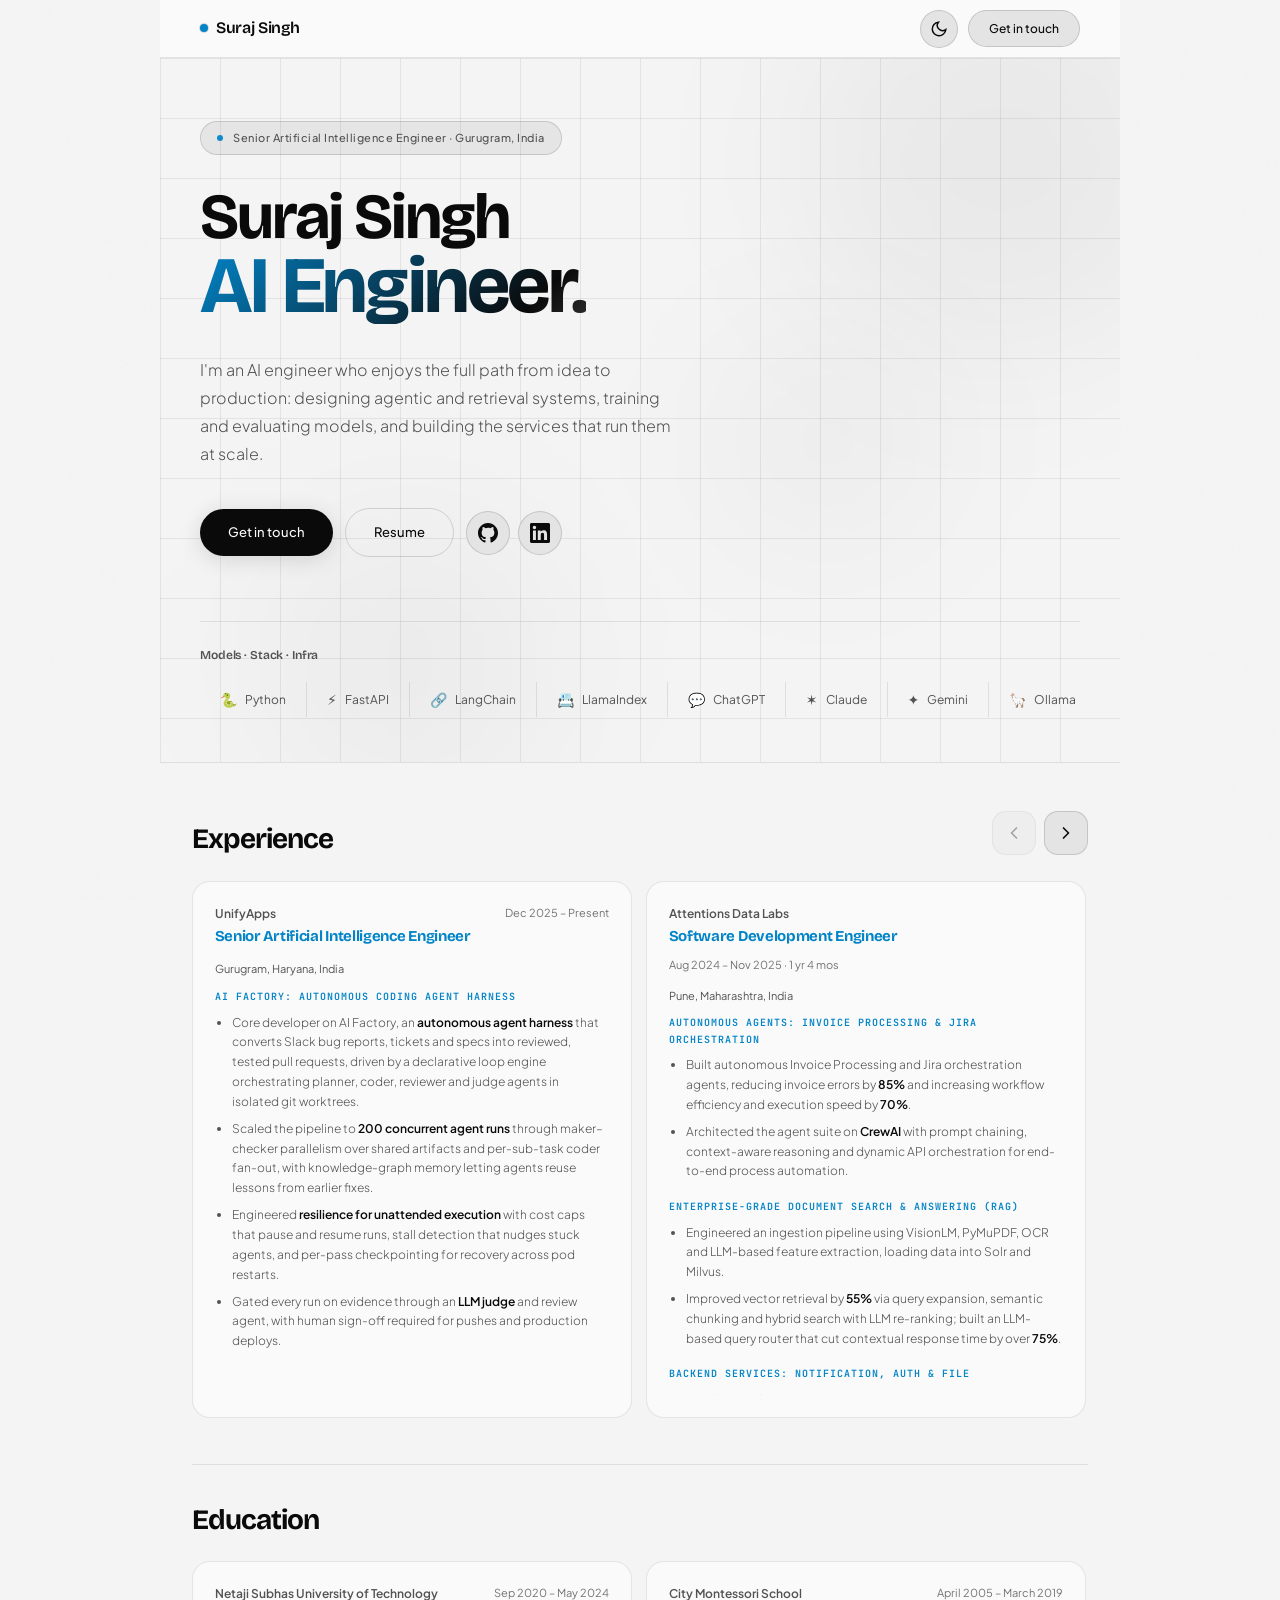
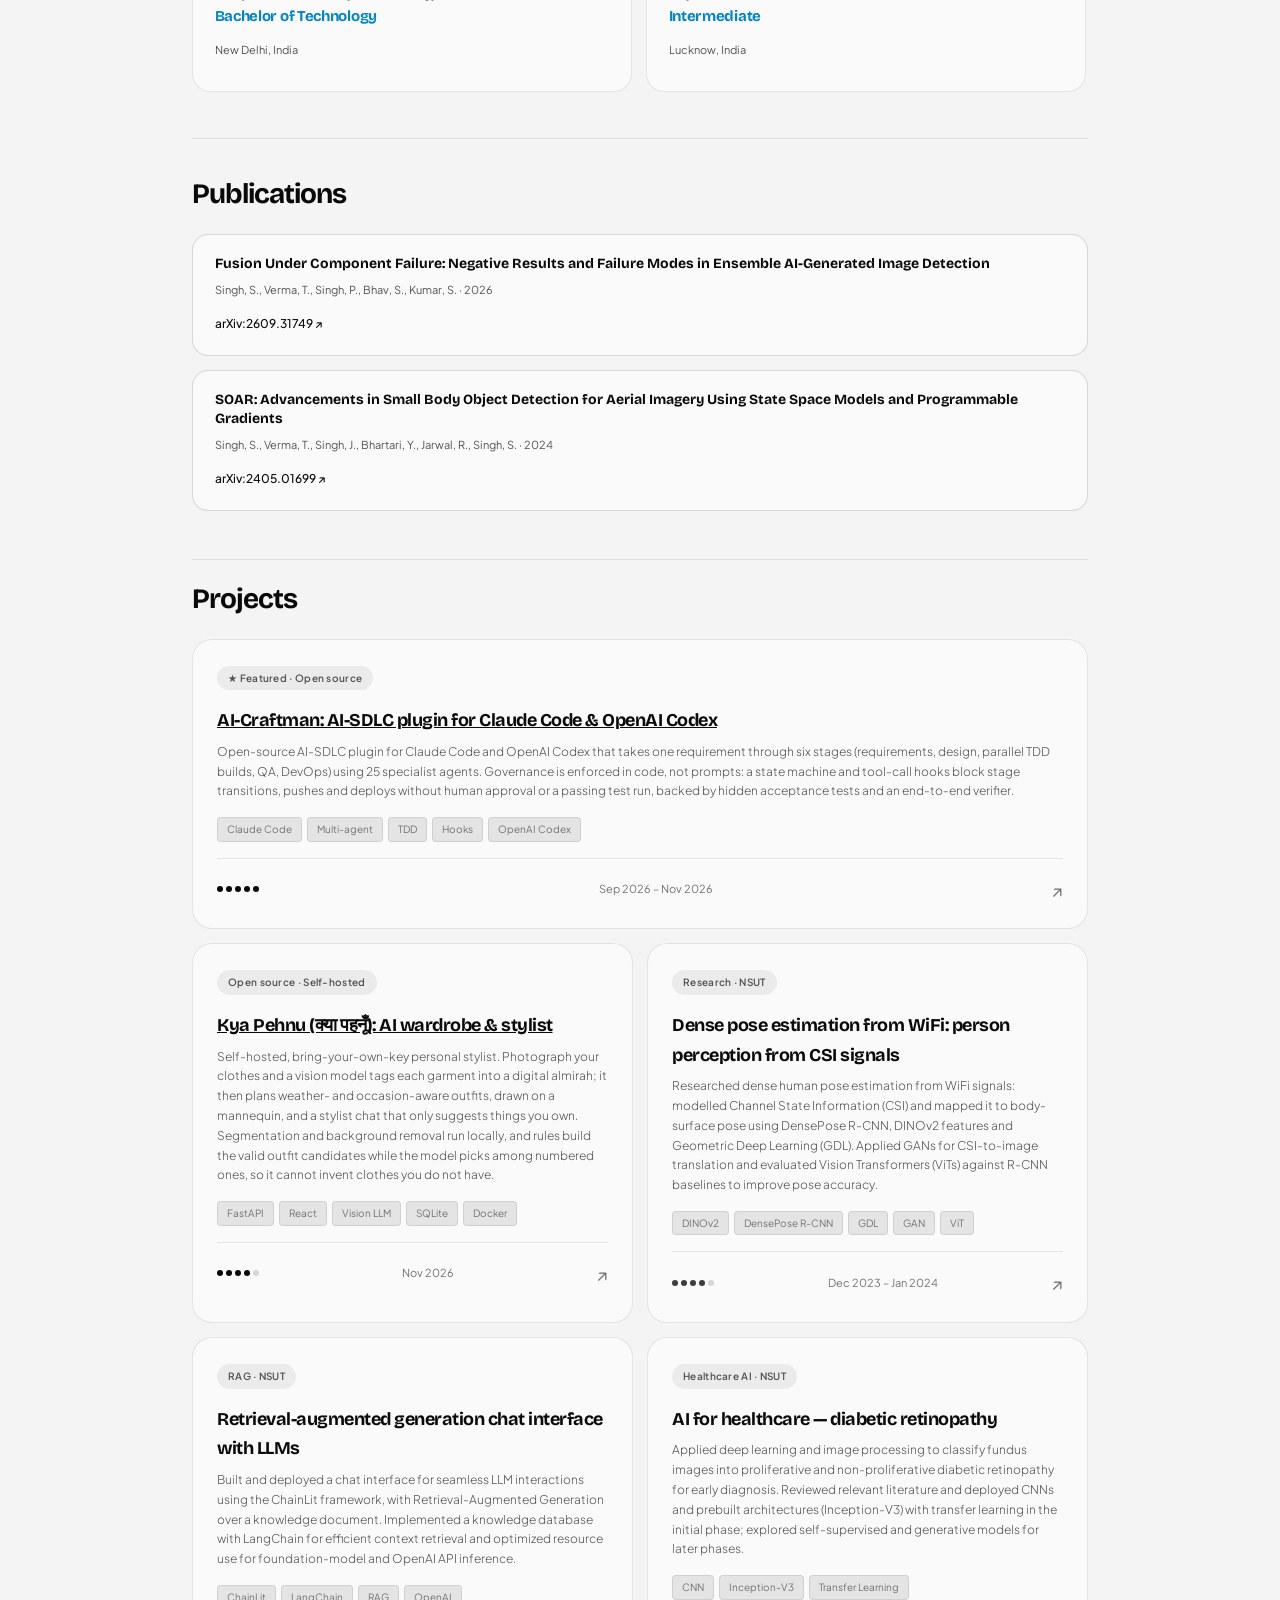
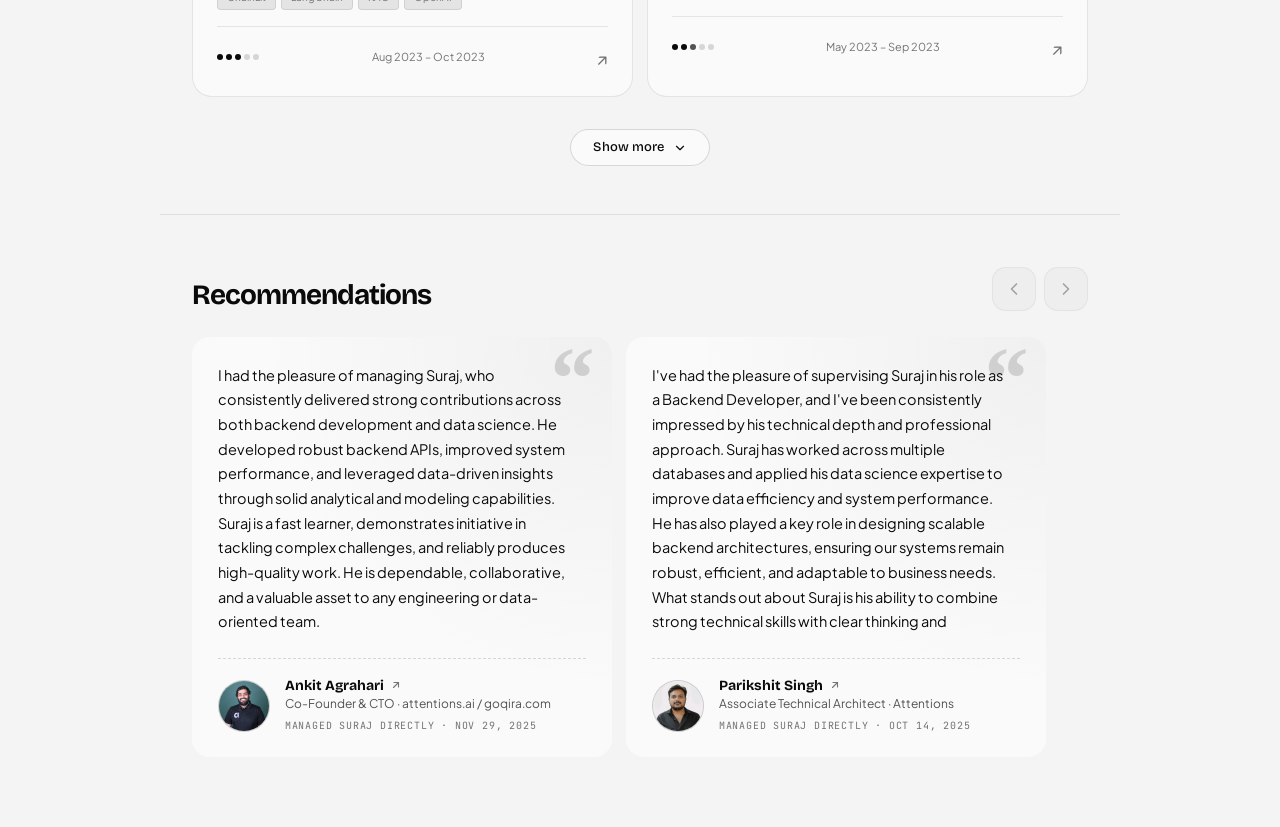
<file: index.html>
<!DOCTYPE html>
<html lang="en">
<head>
  <meta charset="UTF-8" />
  <script>
    (function () {
      try {
        var k = 'portfolio-theme';
        var t = localStorage.getItem(k);
        if (t === 'light' || t === 'dark') document.documentElement.setAttribute('data-theme', t);
        else document.documentElement.setAttribute('data-theme', window.matchMedia('(prefers-color-scheme: dark)').matches ? 'dark' : 'light');
      } catch (e) {
        document.documentElement.setAttribute('data-theme', 'dark');
      }
    })();
  </script>
  <meta name="viewport" content="width=device-width, initial-scale=1, viewport-fit=cover" />
  <meta name="description" content="Suraj Singh — AI Engineer. LLM agents, RAG, retrieval systems, and production backends." />
  <title>Suraj Singh · AI Engineer</title>
  <link rel="icon" type="image/svg+xml" href="data:image/svg+xml;utf8,<svg xmlns='http://www.w3.org/2000/svg' viewBox='0 0 64 64'><rect width='64' height='64' rx='14' fill='%230a0a0a'/><text x='50%25' y='50%25' dy='.1em' text-anchor='middle' dominant-baseline='middle' font-family='Bricolage Grotesque, Plus Jakarta Sans, Helvetica, Arial, sans-serif' font-size='30' font-weight='700' fill='%23ffffff' letter-spacing='-1'>SS</text></svg>" />
  <link rel="preconnect" href="https://fonts.googleapis.com" />
  <link rel="preconnect" href="https://fonts.gstatic.com" crossorigin />
  <!-- Same stack as https://vermatushar.github.io — Plus Jakarta Sans (body), Bricolage Grotesque (headings), JetBrains Mono (labels) -->
  <link href="https://fonts.googleapis.com/css2?family=Bricolage+Grotesque:opsz,wght@12..96,200..800&family=JetBrains+Mono:wght@400;500&family=Plus+Jakarta+Sans:wght@300;400;500;600;700&display=swap" rel="stylesheet" />
  <link rel="stylesheet" href="https://cdn.jsdelivr.net/npm/modern-normalize@3.0.1/modern-normalize.min.css" />
  <link rel="stylesheet" href="css/main.css" />
</head>
<body>
  <h2 class="visually-hidden">Suraj Singh — portfolio with work, education, projects, travel, and tech news</h2>

  <nav id="siteNav" class="site-nav" aria-label="Main">
    <div class="logo"><div class="logo-dot" aria-hidden="true"></div>Suraj Singh</div>

    <!--
    <div class="nav-menu" id="navMenu">
      <div class="nav-menu-panel">
        <div class="nav-pills" role="tablist" aria-label="Sections">
          <button type="button" class="npill nav-section-link on" role="tab" aria-selected="true" aria-current="page" data-target="p1">Portfolio</button>
          <button type="button" class="npill nav-section-link" role="tab" aria-selected="false" data-target="p1" data-scroll-target="projects">Projects</button>
          <button type="button" class="npill nav-section-link" role="tab" aria-selected="false" data-target="p3">Travel</button>
          <button type="button" class="npill nav-section-link" role="tab" aria-selected="false" data-target="p4">Tech news</button>
        </div>
      </div>
    </div>
    -->


    <div class="nav-end">
      <div class="nav-float-pill">
        <div class="nav-avatar" aria-hidden="true"><span class="nav-avatar-inner">SS</span></div>
        <div class="nav-micons" id="navMicons" role="tablist" aria-label="Sections">
          <button type="button" class="nav-sec-icon nav-section-link on" role="tab" aria-selected="true" aria-current="page" data-target="p1" aria-label="Portfolio">
            <svg width="20" height="20" viewBox="0 0 24 24" fill="none" stroke="currentColor" stroke-width="2" stroke-linecap="round" stroke-linejoin="round" aria-hidden="true"><rect x="3" y="3" width="7" height="7" rx="1"/><rect x="14" y="3" width="7" height="7" rx="1"/><rect x="3" y="14" width="7" height="7" rx="1"/><rect x="14" y="14" width="7" height="7" rx="1"/></svg>
          </button>
          <button type="button" class="nav-sec-icon nav-section-link" role="tab" aria-selected="false" data-target="p1" data-scroll-target="projects" aria-label="Projects">
            <svg width="20" height="20" viewBox="0 0 24 24" fill="none" stroke="currentColor" stroke-width="2" stroke-linecap="round" stroke-linejoin="round" aria-hidden="true"><path d="M22 19a2 2 0 0 1-2 2H4a2 2 0 0 1-2-2V5a2 2 0 0 1 2-2h5l2 3h9a2 2 0 0 1 2 2z"/><line x1="12" y1="11" x2="12" y2="17"/><line x1="9" y1="14" x2="15" y2="14"/></svg>
          </button>
          <button type="button" class="nav-sec-icon nav-section-link" role="tab" aria-selected="false" data-target="p3" aria-label="Travel">
            <svg width="20" height="20" viewBox="0 0 24 24" fill="none" stroke="currentColor" stroke-width="2" stroke-linecap="round" stroke-linejoin="round" aria-hidden="true"><path d="M21 10c0 7-9 13-9 13s-9-6-9-13a9 9 0 0 1 18 0z"/><circle cx="12" cy="10" r="3"/></svg>
          </button>
          <button type="button" class="nav-sec-icon nav-section-link" role="tab" aria-selected="false" data-target="p4" aria-label="Tech news">
            <svg width="20" height="20" viewBox="0 0 24 24" fill="none" stroke="currentColor" stroke-width="2" stroke-linecap="round" stroke-linejoin="round" aria-hidden="true"><path d="M4 22h16a2 2 0 0 0 2-2V4a2 2 0 0 0-2-2H8a2 2 0 0 0-2 2v16a2 2 0 0 1-2 2zm0 0a2 2 0 0 1-2-2v-9c0-1.1.9-2 2-2h2"/><path d="M18 14h-8"/><path d="M15 18h-5"/><path d="M10 6h8v4h-8V6z"/></svg>
          </button>
        </div>
        <div class="nav-actions">
          <button type="button" class="theme-toggle theme-toggle--pill" id="themeToggle" aria-label="Switch to light theme">
            <svg class="icon-sun" width="18" height="18" viewBox="0 0 24 24" fill="none" stroke="currentColor" stroke-width="2" stroke-linecap="round" aria-hidden="true"><circle cx="12" cy="12" r="5"/><line x1="12" y1="1" x2="12" y2="3"/><line x1="12" y1="21" x2="12" y2="23"/><line x1="4.22" y1="4.22" x2="5.64" y2="5.64"/><line x1="18.36" y1="18.36" x2="19.78" y2="19.78"/><line x1="1" y1="12" x2="3" y2="12"/><line x1="21" y1="12" x2="23" y2="12"/><line x1="4.22" y1="19.78" x2="5.64" y2="18.36"/><line x1="18.36" y1="5.64" x2="19.78" y2="4.22"/></svg>
            <svg class="icon-moon" width="18" height="18" viewBox="0 0 24 24" fill="none" stroke="currentColor" stroke-width="2" stroke-linecap="round" aria-hidden="true"><path d="M21 12.79A9 9 0 1 1 11.21 3 7 7 0 0 0 21 12.79z"/></svg>
          </button>
          <a class="nav-cta nav-cta--floating" href="mailto:suraj.singh.nsut@gmail.com?subject=Hello%20Suraj"><span class="nav-cta-mobile">Get in touch</span><span class="nav-cta-desktop">Get in touch</span></a>
        </div>
      </div>
    </div>
  </nav>

  <!-- Portfolio -->
  <div class="page on" id="p1" role="tabpanel">
    <div class="hero">
      <div class="orb orb1" aria-hidden="true"></div>
      <div class="orb orb2" aria-hidden="true"></div>
      <div class="orb orb3" aria-hidden="true"></div>
      <div class="hero-inner">
      <div class="hero-content">
        <div class="hero-eyebrow">
          <div class="eyebrow-dot" aria-hidden="true"></div>
          <span class="eyebrow-text">Senior Artificial Intelligence Engineer · Gurugram, India</span>
        </div>
        <h1 class="hero-h1">
          <span class="word1">Suraj Singh</span>
          <span class="word2" aria-live="polite">
            <span class="rotating-text" id="rotatingHeroText">AI Engineer.</span>
          </span>
        </h1>
        <p class="hero-sub">I'm an AI engineer who enjoys the full path from idea to production: designing agentic and retrieval systems, training and evaluating models, and building the services that run them at scale.</p>
        <div class="hero-actions">
          <a class="btn-glow" href="mailto:suraj.singh.nsut@gmail.com?subject=Hello%20Suraj">Get in touch</a>
          <div class="hero-actions-row">
            <a class="btn-line" href="https://drive.google.com/file/d/1y6Os_QNjT8Qb3pfMNjmmlT_UOrwUSLlF/view?usp=sharing" target="_blank" rel="noopener noreferrer">Resume</a>
            <div class="hero-social" role="group" aria-label="Profiles">
              <a class="btn-icon" href="https://github.com/suraj-singh-sde" target="_blank" rel="noopener noreferrer" aria-label="GitHub profile">
                <svg width="20" height="20" viewBox="0 0 24 24" aria-hidden="true"><path fill="currentColor" d="M12 0C5.374 0 0 5.373 0 12c0 5.302 3.438 9.8 8.207 11.387.599.111.793-.261.793-.577v-2.234c-3.338.726-4.033-1.416-4.033-1.416-.546-1.387-1.333-1.756-1.333-1.756-1.089-.745.083-.729.083-.729 1.205.084 1.839 1.237 1.839 1.237 1.07 1.834 2.807 1.304 3.492.997.107-.775.418-1.305.762-1.604-2.665-.305-5.467-1.334-5.467-5.931 0-1.311.469-2.381 1.236-3.221-.124-.303-.535-1.524.117-3.176 0 0 1.008-.322 3.301 1.23A11.509 11.509 0 0 1 12 5.803c1.02.005 2.047.138 3.006.404 2.291-1.552 3.297-1.23 3.297-1.23.653 1.653.242 2.874.118 3.176.77.84 1.235 1.911 1.235 3.221 0 4.609-2.807 5.624-5.479 5.921.43.372.823 1.102.823 2.222v3.293c0 .319.192.694.801.576C20.566 21.797 24 17.3 24 12c0-6.627-5.373-12-12-12z"/></svg>
              </a>
              <a class="btn-icon" href="https://www.linkedin.com/in/suraj-singh-sde" target="_blank" rel="noopener noreferrer" aria-label="LinkedIn profile">
                <svg width="20" height="20" viewBox="0 0 24 24" aria-hidden="true"><path fill="currentColor" d="M20.447 20.452h-3.554v-5.569c0-1.328-.027-3.037-1.852-3.037-1.853 0-2.136 1.445-2.136 2.939v5.667H9.351V9h3.414v1.561h.046c.477-.9 1.637-1.85 3.37-1.85 3.601 0 4.267 2.37 4.267 5.455v6.286zM5.337 7.433a2.062 2.062 0 0 1-2.063-2.065 2.064 2.064 0 1 1 4.127 0c0 1.139-.925 2.065-2.064 2.065zm1.782 13.019H3.555V9h3.564v11.452zM22.225 0H1.771C.792 0 0 .774 0 1.729v20.542C0 23.227.792 24 1.771 24h20.451C23.2 24 24 23.227 24 22.271V1.729C24 .774 23.2 0 22.222 0h.003z"/></svg>
              </a>
            </div>
          </div>
        </div>
      </div>
      </div>
      <div class="tech-strip">
        <div class="strip-label strip-label--plain">Models · Stack · Infra</div>
        <div class="strip-track" id="strip">
          <div class="strip-item"><span class="strip-icon">🐍</span>Python</div>
          <div class="strip-item"><span class="strip-icon">⚡</span>FastAPI</div>
          <div class="strip-item"><span class="strip-icon">🔗</span>LangChain</div>
          <div class="strip-item"><span class="strip-icon">📇</span>LlamaIndex</div>
          <div class="strip-item"><span class="strip-icon">💬</span>ChatGPT</div>
          <div class="strip-item"><span class="strip-icon">✶</span>Claude</div>
          <div class="strip-item"><span class="strip-icon">✦</span>Gemini</div>
          <div class="strip-item"><span class="strip-icon">🦙</span>Ollama</div>
          <div class="strip-item"><span class="strip-icon">🤖</span>HF Transformers</div>
          <div class="strip-item"><span class="strip-icon">🧠</span>vLLM · OpenAI API</div>
          <div class="strip-item"><span class="strip-icon">☁</span>AWS</div>
          <div class="strip-item"><span class="strip-icon">🐳</span>Docker</div>
          <div class="strip-item"><span class="strip-icon">◎</span>Milvus</div>
          <div class="strip-item"><span class="strip-icon">🔎</span>Solr · Elastic</div>
          <div class="strip-item"><span class="strip-icon">🗄</span>MySQL · Redis</div>
          <div class="strip-item"><span class="strip-icon">✈</span>Airflow</div>
          <div class="strip-item"><span class="strip-icon">🔥</span>PyTorch</div>
          <div class="strip-item"><span class="strip-icon">👥</span>CrewAI</div>
          <div class="strip-item"><span class="strip-icon">☸</span>Kubernetes</div>
          <div class="strip-item"><span class="strip-icon">🔌</span>MCP</div>
          <div class="strip-item"><span class="strip-icon">🐍</span>Python</div>
          <div class="strip-item"><span class="strip-icon">⚡</span>FastAPI</div>
          <div class="strip-item"><span class="strip-icon">🔗</span>LangChain</div>
          <div class="strip-item"><span class="strip-icon">📇</span>LlamaIndex</div>
          <div class="strip-item"><span class="strip-icon">💬</span>ChatGPT</div>
          <div class="strip-item"><span class="strip-icon">✶</span>Claude</div>
          <div class="strip-item"><span class="strip-icon">✦</span>Gemini</div>
          <div class="strip-item"><span class="strip-icon">🦙</span>Ollama</div>
          <div class="strip-item"><span class="strip-icon">🤖</span>HF Transformers</div>
          <div class="strip-item"><span class="strip-icon">🧠</span>vLLM · OpenAI API</div>
          <div class="strip-item"><span class="strip-icon">☁</span>AWS</div>
          <div class="strip-item"><span class="strip-icon">🐳</span>Docker</div>
          <div class="strip-item"><span class="strip-icon">◎</span>Milvus</div>
          <div class="strip-item"><span class="strip-icon">🔎</span>Solr · Elastic</div>
          <div class="strip-item"><span class="strip-icon">🗄</span>MySQL · Redis</div>
          <div class="strip-item"><span class="strip-icon">✈</span>Airflow</div>
          <div class="strip-item"><span class="strip-icon">🔥</span>PyTorch</div>
          <div class="strip-item"><span class="strip-icon">👥</span>CrewAI</div>
          <div class="strip-item"><span class="strip-icon">☸</span>Kubernetes</div>
          <div class="strip-item"><span class="strip-icon">🔌</span>MCP</div>
        </div>
      </div>
    </div>

    <section class="experience-section" aria-labelledby="exp-heading edu-heading pub-heading">
      <div class="resume-carousel-block">
        <div class="exp-section-head">
          <h2 class="s-heading exp-heading" id="exp-heading">Experience</h2>
          <div class="exp-carousel-nav" role="group" aria-label="Experience navigation">
            <button type="button" class="exp-arrow exp-arrow--prev" aria-label="Previous experience" aria-controls="expCarousel">
              <svg width="20" height="20" viewBox="0 0 24 24" fill="none" stroke="currentColor" stroke-width="2" stroke-linecap="round" stroke-linejoin="round" aria-hidden="true"><path d="M15 18l-6-6 6-6"/></svg>
            </button>
            <button type="button" class="exp-arrow exp-arrow--next" aria-label="Next experience" aria-controls="expCarousel">
              <svg width="20" height="20" viewBox="0 0 24 24" fill="none" stroke="currentColor" stroke-width="2" stroke-linecap="round" stroke-linejoin="round" aria-hidden="true"><path d="M9 18l6-6-6-6"/></svg>
            </button>
          </div>
        </div>
        <div class="exp-carousel-shell">
          <div class="exp-carousel" id="expCarousel" tabindex="0" aria-roledescription="carousel" aria-label="Work experience">
          <article class="exp-card">
            <div class="exp-head">
              <div>
                <div class="exp-co">UnifyApps</div>
                <div class="exp-role">Senior Artificial Intelligence Engineer</div>
              </div>
              <div class="exp-when">Dec 2025 – Present</div>
            </div>
            <div class="exp-loc">Gurugram, Haryana, India</div>
            <div class="exp-body">
              <div class="exp-subsec">
                <div class="exp-subsec-title">AI Factory: Autonomous Coding Agent Harness</div>
                <ul class="exp-bullets">
                  <li>Core developer on AI Factory, an <strong>autonomous agent harness</strong> that converts Slack bug reports, tickets and specs into reviewed, tested pull requests, driven by a declarative loop engine orchestrating planner, coder, reviewer and judge agents in isolated git worktrees.</li>
                  <li>Scaled the pipeline to <strong>200 concurrent agent runs</strong> through maker–checker parallelism over shared artifacts and per-sub-task coder fan-out, with knowledge-graph memory letting agents reuse lessons from earlier fixes.</li>
                  <li>Engineered <strong>resilience for unattended execution</strong> with cost caps that pause and resume runs, stall detection that nudges stuck agents, and per-pass checkpointing for recovery across pod restarts.</li>
                  <li>Gated every run on evidence through an <strong>LLM judge</strong> and review agent, with human sign-off required for pushes and production deploys.</li>
                </ul>
              </div>
              <div class="exp-subsec">
                <div class="exp-subsec-title">Passport-to-Face Verification</div>
                <ul class="exp-bullets">
                  <li>Built an end-to-end <strong>passport-to-selfie face verification</strong> pipeline for KYC: Florence-2 phrase grounding locates the passport, InsightFace (Buffalo_L) detects faces with a 4-way rotation sweep, faces are aligned to the 112×112 template from 5 landmarks, and AdaFace IR-101 512-d embeddings are compared by cosine similarity.</li>
                  <li>Made tiny passport faces (often <strong>under 100 px in a 12 MP photo</strong>) detectable by locating the passport first, replacing 8× upscaling and multi-crop heuristics; switching from bounding-box crops to 5-point <strong>landmark alignment</strong> then gave the largest accuracy gain in the project.</li>
                  <li>Restored the production <strong>GPU face-embedding service</strong> after a transformers 5 upgrade caused 504s, then load-tested it with Locust (<strong>p50 2.9 s</strong> at ~1 req/s on one T4 GPU; ~47 s cold start vs ~2.5 s warm) and cut per-request work with 0.25× input downscaling and a 0°-first rotation sweep.</li>
                </ul>
              </div>
              <div class="exp-subsec">
                <div class="exp-subsec-title">AI-Native No-Code Platform: Design-to-Deployment Agents</div>
                <ul class="exp-bullets">
                  <li>Architected an AI-native No-Code platform where an <strong>LLM-powered multi-agent pipeline</strong> generates production-ready web applications from natural-language requirements and Figma designs.</li>
                  <li>Automated the <strong>design-to-deployment path</strong> end to end: agents read designs through Figma APIs and orchestrate UI assembly, removing the manual hand-off between design and build.</li>
                  <li>Enforced <strong>schema validation</strong> on every agent output and grounded generation with vector retrieval, so malformed or ungrounded output is rejected before it reaches the build.</li>
                </ul>
              </div>
              <div class="exp-subsec">
                <div class="exp-subsec-title">Uniform Compliance Detection: Computer Vision API</div>
                <ul class="exp-bullets">
                  <li>Designed an <strong>inference microservice</strong> (detect, health and upload endpoints) that checks delivery-staff selfies for uniform compliance using frozen SigLIP 2 features (full image + lower half) and a logistic regression: <strong>97.4% hold-out accuracy</strong>, <strong>ROC-AUC 0.996</strong> on ~2,600 images; beat zero-shot by ~6 points after benchmarking DINOv2 and 8 classifiers.</li>
                  <li>Added a confidence-based "uncertain" band routing hard cases to human review (<strong>99.5% of firm answers correct</strong>, ~92% get a firm answer), plus a data pipeline with MD5 de-duplication, label-conflict checks and employee-level fold splits.</li>
                  <li>Cut <strong>p95 latency ~3×</strong> (64 to 22 ms on GPU) and raised throughput 2.6× (101 img/s); load-tested and sized production for <strong>90K images/day on CPU pods</strong>, no GPU.</li>
                </ul>
              </div>
              <div class="exp-subsec">
                <div class="exp-subsec-title">AI-Generated Image Authenticity Detection</div>
                <ul class="exp-bullets">
                  <li>Engineered an <strong>image-authenticity pipeline</strong> that separates real from AI-generated images using Fast Fourier Transform (FFT) frequency-spectrum analysis.</li>
                  <li>Surfaced synthetic artifacts and <strong>frequency-domain inconsistencies</strong> that pixel-level inspection misses.</li>
                  <li>Integrated LLM-based reasoning over spectral patterns to return an <strong>explainable forensic verdict</strong> for automated image verification.</li>
                </ul>
              </div>
            </div>
          </article>
          <article class="exp-card">
            <div class="exp-head">
              <div>
                <div class="exp-co">Attentions Data Labs</div>
                <div class="exp-role">Software Development Engineer</div>
              </div>
              <div class="exp-when">Aug 2024 – Nov 2025 · 1 yr 4 mos</div>
            </div>
            <div class="exp-loc">Pune, Maharashtra, India</div>
            <div class="exp-body">
              <div class="exp-subsec">
                <div class="exp-subsec-title">Autonomous Agents: Invoice Processing &amp; Jira Orchestration</div>
                <ul class="exp-bullets">
                  <li>Built autonomous Invoice Processing and Jira orchestration agents, reducing invoice errors by <strong>85%</strong> and increasing workflow efficiency and execution speed by <strong>70%</strong>.</li>
                  <li>Architected the agent suite on <strong>CrewAI</strong> with prompt chaining, context-aware reasoning and dynamic API orchestration for end-to-end process automation.</li>
                </ul>
              </div>
              <div class="exp-subsec">
                <div class="exp-subsec-title">Enterprise-grade Document Search &amp; Answering (RAG)</div>
                <ul class="exp-bullets">
                  <li>Engineered an ingestion pipeline using VisionLM, PyMuPDF, OCR and LLM-based feature extraction, loading data into Solr and Milvus.</li>
                  <li>Improved vector retrieval by <strong>55%</strong> via query expansion, semantic chunking and hybrid search with LLM re-ranking; built an LLM-based query router that cut contextual response time by over <strong>75%</strong>.</li>
                </ul>
              </div>
              <div class="exp-subsec">
                <div class="exp-subsec-title">Backend Services: Notification, Auth &amp; File</div>
                <ul class="exp-bullets">
                  <li><strong>Notification Service:</strong> Real-time delivery on Redis Streams with MySQL persistence, retries and offline delivery.</li>
                  <li><strong>Auth Service:</strong> JWT-based authentication and authorization with Google, Outlook and LDAP integrations over OAuth 2.0 / OpenID Connect, with RBAC.</li>
                  <li><strong>File Service:</strong> Scalable file management on AWS S3 with MySQL metadata, secure uploads via pre-signed URLs; services shipped as Docker microservices and Airflow jobs.</li>
                </ul>
              </div>
            </div>
          </article>
          <article class="exp-card">
            <div class="exp-head">
              <div>
                <div class="exp-co">Carebells</div>
                <div class="exp-role">Artificial Intelligence Intern</div>
              </div>
              <div class="exp-when">Jun 2024 – Jul 2024 · 2 mos</div>
            </div>
            <div class="exp-loc">Germany</div>
            <div class="exp-body">
              <ul class="exp-bullets">
                <li>Developed a robust pipeline for real-time audio data processing — parsing data from web sockets, connecting it to an LLM, and delivering audio + text responses to the corresponding client, significantly improving the responsiveness of the client communication system.</li>
                <li>Implemented a Short-Term Memory system for chat storage and used Milvus as the vector store for efficient retrieval, contributing to overall performance and scalability.</li>
              </ul>
            </div>
          </article>
          <article class="exp-card">
            <div class="exp-head">
              <div>
                <div class="exp-co">Be Here Elite Technologies Pvt. Ltd.</div>
                <div class="exp-role">Machine Learning Intern</div>
              </div>
              <div class="exp-when">May 2023 – Jul 2023 · 3 mos</div>
            </div>
            <div class="exp-loc">New Delhi, India</div>
            <div class="exp-body">
              <ul class="exp-bullets">
                <li>Spearheaded integration of a cutting-edge face-detection model into a mobile app, revolutionizing the unlock flow with deep learning and computer vision — resulting in an 80% reduction in unauthorized access attempts.</li>
                <li>Collaborated with cross-functional software engineering and UX teams to seamlessly incorporate the face-detection feature into the app's existing authentication system.</li>
              </ul>
            </div>
          </article>
        </div>
        </div>
      </div>
      <div class="resume-carousel-block edu-resume-block">
        <div class="exp-section-head exp-section-head--title-only">
          <h2 class="s-heading exp-heading" id="edu-heading">Education</h2>
        </div>
        <div class="exp-carousel-shell">
          <div class="exp-carousel exp-carousel--edu" id="eduCarousel" role="region" aria-label="Education">
            <article class="exp-card">
              <div class="exp-head">
                <div>
                  <div class="exp-co">Netaji Subhas University of Technology</div>
                  <div class="exp-role">Bachelor of Technology</div>
                </div>
                <div class="exp-when">Sep 2020 – May 2024</div>
              </div>
              <div class="exp-loc">New Delhi, India</div>
            </article>
            <article class="exp-card">
              <div class="exp-head">
                <div>
                  <div class="exp-co">City Montessori School</div>
                  <div class="exp-role">Intermediate</div>
                </div>
                <div class="exp-when">April 2005 – March 2019</div>
              </div>
              <div class="exp-loc">Lucknow, India</div>
            </article>
          </div>
        </div>
      </div>
      <div class="pub-resume-block">
        <div class="exp-section-head exp-section-head--title-only">
          <h2 class="s-heading exp-heading" id="pub-heading">Publications</h2>
        </div>
        <div class="pub-banner">
          <div class="pub-title">Fusion Under Component Failure: Negative Results and Failure Modes in Ensemble AI-Generated Image Detection</div>
          <div class="pub-meta">Singh, S., Verma, T., Singh, P., Bhav, S., Kumar, S. · 2026</div>
          <a class="pub-link" href="https://arxiv.org/abs/2609.31749" target="_blank" rel="noopener noreferrer">arXiv:2609.31749 ↗</a>
        </div>
        <div class="pub-banner">
          <div class="pub-title">SOAR: Advancements in Small Body Object Detection for Aerial Imagery Using State Space Models and Programmable Gradients</div>
          <div class="pub-meta">Singh, S., Verma, T., Singh, J., Bhartari, Y., Jarwal, R., Singh, S. · 2024</div>
          <a class="pub-link" href="https://arxiv.org/abs/2405.01699" target="_blank" rel="noopener noreferrer">arXiv:2405.01699 ↗</a>
        </div>
      </div>
    </section>

    <section class="projects-section" id="projects" aria-labelledby="projects-heading">
    <div class="proj-top">
      <div>
        <h2 class="s-heading exp-heading" id="projects-heading">Projects</h2>
      </div>
    </div>
    <div class="proj-grid" id="pgrid">
      <div class="pcard featured" data-c="ai">
        <div class="pbadge pb-tool">★ Featured · Open source</div>
        <div class="pname"><a href="https://github.com/suraj-singh-sde/ai-craftman" target="_blank" rel="noopener noreferrer" style="color:inherit">AI-Craftman: AI-SDLC plugin for Claude Code &amp; OpenAI Codex</a></div>
        <div class="pdesc">Open-source AI-SDLC plugin for Claude Code and OpenAI Codex that takes one requirement through six stages (requirements, design, parallel TDD builds, QA, DevOps) using 25 specialist agents. Governance is enforced in code, not prompts: a state machine and tool-call hooks block stage transitions, pushes and deploys without human approval or a passing test run, backed by hidden acceptance tests and an end-to-end verifier.</div>
        <div class="ptags"><span class="ptag">Claude Code</span><span class="ptag">Multi-agent</span><span class="ptag">TDD</span><span class="ptag">Hooks</span><span class="ptag">OpenAI Codex</span></div>
        <div class="pfoot"><div class="pdots"><div class="pdot" style="background:var(--a1)"></div><div class="pdot" style="background:var(--a1)"></div><div class="pdot" style="background:var(--a1)"></div><div class="pdot" style="background:var(--a1)"></div><div class="pdot" style="background:var(--a1)"></div></div><span class="pstatus">Sep 2026 – Nov 2026</span><span class="parr">↗</span></div>
      </div>
      <div class="pcard" data-c="ai">
        <div class="pbadge pb-ai">Open source · Self-hosted</div>
        <div class="pname"><a href="https://github.com/suraj-singh-sde/kya-pehnu" target="_blank" rel="noopener noreferrer" style="color:inherit">Kya Pehnu (क्या पहनूँ): AI wardrobe &amp; stylist</a></div>
        <div class="pdesc">Self-hosted, bring-your-own-key personal stylist. Photograph your clothes and a vision model tags each garment into a digital almirah; it then plans weather- and occasion-aware outfits, drawn on a mannequin, and a stylist chat that only suggests things you own. Segmentation and background removal run locally, and rules build the valid outfit candidates while the model picks among numbered ones, so it cannot invent clothes you do not have.</div>
        <div class="ptags"><span class="ptag">FastAPI</span><span class="ptag">React</span><span class="ptag">Vision LLM</span><span class="ptag">SQLite</span><span class="ptag">Docker</span></div>
        <div class="pfoot"><div class="pdots"><div class="pdot" style="background:var(--a1)"></div><div class="pdot" style="background:var(--a1)"></div><div class="pdot" style="background:var(--a1)"></div><div class="pdot" style="background:var(--a1)"></div><div class="pdot" style="background:var(--c4)"></div></div><span class="pstatus">Nov 2026</span><span class="parr">↗</span></div>
      </div>
      <div class="pcard" data-c="research">
        <div class="pbadge pb-mob">Research · NSUT</div>
        <div class="pname">Dense pose estimation from WiFi: person perception from CSI signals</div>
        <div class="pdesc">Researched dense human pose estimation from WiFi signals: modelled Channel State Information (CSI) and mapped it to body-surface pose using DensePose R-CNN, DINOv2 features and Geometric Deep Learning (GDL). Applied GANs for CSI-to-image translation and evaluated Vision Transformers (ViTs) against R-CNN baselines to improve pose accuracy.</div>
        <div class="ptags"><span class="ptag">DINOv2</span><span class="ptag">DensePose R-CNN</span><span class="ptag">GDL</span><span class="ptag">GAN</span><span class="ptag">ViT</span></div>
        <div class="pfoot"><div class="pdots"><div class="pdot" style="background:var(--a2)"></div><div class="pdot" style="background:var(--a2)"></div><div class="pdot" style="background:var(--a2)"></div><div class="pdot" style="background:var(--a2)"></div><div class="pdot" style="background:var(--c4)"></div></div><span class="pstatus">Dec 2023 – Jan 2024</span><span class="parr">↗</span></div>
      </div>
      <div class="pcard" data-c="ai">
        <div class="pbadge pb-ai">RAG · NSUT</div>
        <div class="pname">Retrieval-augmented generation chat interface with LLMs</div>
        <div class="pdesc">Built and deployed a chat interface for seamless LLM interactions using the ChainLit framework, with Retrieval-Augmented Generation over a knowledge document. Implemented a knowledge database with LangChain for efficient context retrieval and optimized resource use for foundation-model and OpenAI API inference.</div>
        <div class="ptags"><span class="ptag">ChainLit</span><span class="ptag">LangChain</span><span class="ptag">RAG</span><span class="ptag">OpenAI</span></div>
        <div class="pfoot"><div class="pdots"><div class="pdot" style="background:var(--a1)"></div><div class="pdot" style="background:var(--a1)"></div><div class="pdot" style="background:var(--a1)"></div><div class="pdot" style="background:var(--c4)"></div><div class="pdot" style="background:var(--c4)"></div></div><span class="pstatus">Aug 2023 – Oct 2023</span><span class="parr">↗</span></div>
      </div>
      <div class="pcard" data-c="ai">
        <div class="pbadge pb-ai">Healthcare AI · NSUT</div>
        <div class="pname">AI for healthcare — diabetic retinopathy</div>
        <div class="pdesc">Applied deep learning and image processing to classify fundus images into proliferative and non-proliferative diabetic retinopathy for early diagnosis. Reviewed relevant literature and deployed CNNs and prebuilt architectures (Inception-V3) with transfer learning in the initial phase; explored self-supervised and generative models for later phases.</div>
        <div class="ptags"><span class="ptag">CNN</span><span class="ptag">Inception-V3</span><span class="ptag">Transfer Learning</span></div>
        <div class="pfoot"><div class="pdots"><div class="pdot" style="background:var(--a1)"></div><div class="pdot" style="background:var(--a1)"></div><div class="pdot" style="background:var(--a3)"></div><div class="pdot" style="background:var(--c4)"></div><div class="pdot" style="background:var(--c4)"></div></div><span class="pstatus">May 2023 – Sep 2023</span><span class="parr">↗</span></div>
      </div>
      <div class="pcard pcard-extra" data-c="ai">
        <div class="pbadge pb-ai">NLP · NSUT</div>
        <div class="pname">MCQ generation with NLP</div>
        <div class="pdesc">Streamlined MCQ generation with the T5 transformer and enhanced options using WordNet, ConceptNet, and sense2vec. Extracted text from images with PyTesseract for summarization and used TextRank + RAKE for keyphrase extraction — producing suitable, essential answer choices from extracted information.</div>
        <div class="ptags"><span class="ptag">T5</span><span class="ptag">WordNet</span><span class="ptag">ConceptNet</span><span class="ptag">sense2vec</span></div>
        <div class="pfoot"><div class="pdots"><div class="pdot" style="background:var(--a1)"></div><div class="pdot" style="background:var(--a1)"></div><div class="pdot" style="background:var(--a3)"></div><div class="pdot" style="background:var(--c4)"></div><div class="pdot" style="background:var(--c4)"></div></div><span class="pstatus">Feb 2023 – Apr 2023</span><span class="parr">↗</span></div>
      </div>
      <div class="pcard pcard-extra" data-c="ai">
        <div class="pbadge pb-ai">NLP · NSUT</div>
        <div class="pname">YouTube video summarization &amp; Q&amp;A</div>
        <div class="pdesc">Designed a YouTube summarization system leveraging NLP — Pytube to download transcripts and video, BERT extractive summarization to generate concise summaries from transcripts, and MoviePy for video post-processing to enhance the visual presentation. LangChain + LLMs answer user queries about the content.</div>
        <div class="ptags"><span class="ptag">BERT</span><span class="ptag">Pytube</span><span class="ptag">MoviePy</span><span class="ptag">LangChain</span></div>
        <div class="pfoot"><div class="pdots"><div class="pdot" style="background:var(--a1)"></div><div class="pdot" style="background:var(--a3)"></div><div class="pdot" style="background:var(--a3)"></div><div class="pdot" style="background:var(--c4)"></div><div class="pdot" style="background:var(--c4)"></div></div><span class="pstatus">Dec 2022 – Jan 2023</span><span class="parr">↗</span></div>
      </div>
      <div class="pcard pcard-extra" data-c="ai">
        <div class="pbadge pb-ai">NLP · NSUT</div>
        <div class="pname">Spam classifier with Naive Bayes</div>
        <div class="pdesc">Implemented a spam email classifier using the Naive Bayes algorithm with scikit-learn and NLTK for preprocessing, feature extraction, and training. Engineered word-frequency analysis and TF-IDF vectorization; evaluated rigorously with cross-validation and precision / recall / F1.</div>
        <div class="ptags"><span class="ptag">Naive Bayes</span><span class="ptag">scikit-learn</span><span class="ptag">NLTK</span><span class="ptag">TF-IDF</span></div>
        <div class="pfoot"><div class="pdots"><div class="pdot" style="background:var(--a3)"></div><div class="pdot" style="background:var(--a3)"></div><div class="pdot" style="background:var(--a3)"></div><div class="pdot" style="background:var(--c4)"></div><div class="pdot" style="background:var(--c4)"></div></div><span class="pstatus">Oct 2022</span><span class="parr">↗</span></div>
      </div>
      <div class="pcard pcard-extra" data-c="ai">
        <div class="pbadge pb-tool">Tool · NSUT</div>
        <div class="pname">Voice assistant</div>
        <div class="pdesc">Built a Python voice assistant using the Speech Recognition library, allowing users to control devices and perform tasks through voice commands. Used NLP techniques to understand and respond to spoken requests; integrated with external services like Google Search and Amazon Alexa, with unit tests covering reliability and accuracy.</div>
        <div class="ptags"><span class="ptag">Python</span><span class="ptag">SpeechRecognition</span><span class="ptag">NLP</span></div>
        <div class="pfoot"><div class="pdots"><div class="pdot" style="background:var(--a4)"></div><div class="pdot" style="background:var(--a4)"></div><div class="pdot" style="background:var(--c4)"></div><div class="pdot" style="background:var(--c4)"></div><div class="pdot" style="background:var(--c4)"></div></div><span class="pstatus">May 2022 – Jul 2022</span><span class="parr">↗</span></div>
      </div>
    </div>
    <div class="proj-more-wrap">
      <button type="button" class="proj-more-btn" id="projMoreBtn" aria-expanded="false" aria-controls="pgrid">
        <span class="proj-more-label">Show more</span>
        <svg class="proj-more-icon" width="14" height="14" viewBox="0 0 24 24" fill="none" stroke="currentColor" stroke-width="2" stroke-linecap="round" stroke-linejoin="round" aria-hidden="true"><path d="M6 9l6 6 6-6"/></svg>
      </button>
    </div>
    </section>

    <section class="reco-section" id="recommendations" aria-labelledby="reco-heading">
      <div class="reco-inner">
        <div class="resume-carousel-block reco-carousel-block">
          <div class="exp-section-head reco-head">
            <h2 class="s-heading exp-heading" id="reco-heading">Recommendations</h2>
            <div class="exp-carousel-nav" role="group" aria-label="Recommendations navigation">
              <button type="button" class="exp-arrow exp-arrow--prev" aria-label="Previous recommendation" aria-controls="recoCarousel">
                <svg width="20" height="20" viewBox="0 0 24 24" fill="none" stroke="currentColor" stroke-width="2" stroke-linecap="round" stroke-linejoin="round" aria-hidden="true"><path d="M15 18l-6-6 6-6"/></svg>
              </button>
              <button type="button" class="exp-arrow exp-arrow--next" aria-label="Next recommendation" aria-controls="recoCarousel">
                <svg width="20" height="20" viewBox="0 0 24 24" fill="none" stroke="currentColor" stroke-width="2" stroke-linecap="round" stroke-linejoin="round" aria-hidden="true"><path d="M9 18l6-6-6-6"/></svg>
              </button>
            </div>
          </div>
          <div class="exp-carousel-shell">
            <div class="exp-carousel reco-carousel" id="recoCarousel" tabindex="0" aria-roledescription="carousel" aria-label="Recommendations">
              <article class="reco-card">
            <div class="reco-quote-mark" aria-hidden="true">“</div>
            <blockquote class="reco-quote">I had the pleasure of managing Suraj, who consistently delivered strong contributions across both backend development and data science. He developed robust backend APIs, improved system performance, and leveraged data-driven insights through solid analytical and modeling capabilities. Suraj is a fast learner, demonstrates initiative in tackling complex challenges, and reliably produces high-quality work. He is dependable, collaborative, and a valuable asset to any engineering or data-oriented team.</blockquote>
            <footer class="reco-author">
              <img class="reco-avatar" src="assets/images/ankit-agrahari.jpeg" alt="Ankit Agrahari" width="56" height="56" loading="lazy" />
              <div class="reco-meta">
                <a class="reco-name" href="https://www.linkedin.com/in/ankit-agrahari/" target="_blank" rel="noopener noreferrer" aria-label="Ankit Agrahari on LinkedIn">
                  Ankit Agrahari
                  <svg class="reco-link-icon" width="12" height="12" viewBox="0 0 24 24" fill="none" stroke="currentColor" stroke-width="2.2" stroke-linecap="round" stroke-linejoin="round" aria-hidden="true"><path d="M7 17L17 7"/><path d="M8 7h9v9"/></svg>
                </a>
                <div class="reco-role">Co-Founder &amp; CTO · attentions.ai / goqira.com</div>
                <div class="reco-rel">Managed Suraj directly · Nov 29, 2025</div>
              </div>
            </footer>
          </article>
          <article class="reco-card">
            <div class="reco-quote-mark" aria-hidden="true">“</div>
            <blockquote class="reco-quote">I've had the pleasure of supervising Suraj in his role as a Backend Developer, and I've been consistently impressed by his technical depth and professional approach. Suraj has worked across multiple databases and applied his data science expertise to improve data efficiency and system performance. He has also played a key role in designing scalable backend architectures, ensuring our systems remain robust, efficient, and adaptable to business needs. What stands out about Suraj is his ability to combine strong technical skills with clear thinking and collaboration. He takes ownership of his work, delivers on time, and continuously looks for ways to improve existing processes. Suraj is a talented, dependable, and forward-thinking professional, and I'm confident he will be an asset to any organization he joins.</blockquote>
            <footer class="reco-author">
              <img class="reco-avatar" src="assets/images/parikshit-singh.png" alt="Parikshit Singh" width="56" height="56" loading="lazy" />
              <div class="reco-meta">
                <a class="reco-name" href="https://www.linkedin.com/in/parikshitcs0072" target="_blank" rel="noopener noreferrer" aria-label="Parikshit Singh on LinkedIn">
                  Parikshit Singh
                  <svg class="reco-link-icon" width="12" height="12" viewBox="0 0 24 24" fill="none" stroke="currentColor" stroke-width="2.2" stroke-linecap="round" stroke-linejoin="round" aria-hidden="true"><path d="M7 17L17 7"/><path d="M8 7h9v9"/></svg>
                </a>
                <div class="reco-role">Associate Technical Architect · Attentions</div>
                <div class="reco-rel">Managed Suraj directly · Oct 14, 2025</div>
              </div>
            </footer>
          </article>
            </div>
          </div>
        </div>
      </div>
    </section>
  </div>

  <!-- Travel -->
  <div class="page" id="p3" role="tabpanel">
    <div class="travel-hero">
      <div class="travel-bg-text" aria-hidden="true">TRAVEL</div>
      <div class="s-label" style="margin-bottom:0.25rem">// world explorer</div>
      <div class="travel-h">My Travel Diaries</div>
      <div class="travel-sub">Stories, photos, and routes from across the globe</div>
      <div class="t-counters">
        <div><div class="t-cnt-num" style="color:var(--a1)">8</div><div class="t-cnt-label">Countries</div></div>
        <div><div class="t-cnt-num" style="color:var(--a3)">24</div><div class="t-cnt-label">Cities</div></div>
        <div><div class="t-cnt-num" style="color:var(--a2)">∞</div><div class="t-cnt-label">Memories</div></div>
      </div>
      <div class="t-tabs" role="tablist">
        <button type="button" class="ttab on" role="tab" aria-selected="true" data-panel="ph">Photos</button>
        <button type="button" class="ttab" role="tab" aria-selected="false" data-panel="it">Itineraries</button>
        <button type="button" class="ttab" role="tab" aria-selected="false" data-panel="dr">Dream list</button>
      </div>
    </div>

    <div class="tpanel on" id="ph" role="tabpanel">
      <div class="mosaic">
        <div class="mphoto"><div class="mphoto-inner"><div class="mphoto-emoji">🗼</div><div class="mphoto-name">Paris, France</div></div><div class="moverlay">+</div><span class="madd-btn">upload photo</span></div>
        <div class="mphoto"><div class="mphoto-inner"><div class="mphoto-emoji">🌸</div><div class="mphoto-name">Kyoto</div></div><div class="moverlay">+</div><span class="madd-btn">upload</span></div>
        <div class="mphoto"><div class="mphoto-inner"><div class="mphoto-emoji">🏰</div><div class="mphoto-name">Prague</div></div><div class="moverlay">+</div></div>
        <div class="mphoto"><div class="mphoto-inner"><div class="mphoto-emoji">🏝</div><div class="mphoto-name">Bali</div></div><div class="moverlay">+</div></div>
        <div class="mphoto"><div class="mphoto-inner"><div class="mphoto-emoji">🕌</div><div class="mphoto-name">Istanbul</div></div><div class="moverlay">+</div><span class="madd-btn">upload</span></div>
        <div class="mphoto"><div class="mphoto-inner"><div class="mphoto-emoji">🎑</div><div class="mphoto-name">Rajasthan</div></div><div class="moverlay">+</div><span class="madd-btn">upload</span></div>
      </div>
    </div>

    <div class="tpanel" id="it" role="tabpanel">
      <div class="itin-grid">
        <div class="icard">
          <div class="icard-flag">🇯🇵</div>
          <div class="icard-name">Japan Highlights</div>
          <span class="icard-dur">7 days</span>
          <div class="icard-steps">
            <div class="istep"><div class="istep-dot"></div>Days 1–3 · Tokyo — Shibuya, Akihabara, TeamLab</div>
            <div class="istep"><div class="istep-dot"></div>Days 4–5 · Kyoto — Fushimi Inari, Arashiyama</div>
            <div class="istep"><div class="istep-dot"></div>Days 6–7 · Osaka — Dotonbori, Nara day trip</div>
          </div>
        </div>
        <div class="icard">
          <div class="icard-flag">🇮🇩</div>
          <div class="icard-name">Bali Essentials</div>
          <span class="icard-dur">5 days</span>
          <div class="icard-steps">
            <div class="istep"><div class="istep-dot"></div>Days 1–2 · Ubud — rice terraces, Monkey Forest</div>
            <div class="istep"><div class="istep-dot"></div>Days 3–4 · Seminyak — beach, cafés, sunsets</div>
            <div class="istep"><div class="istep-dot"></div>Day 5 · Uluwatu — clifftop temple, Kecak dance</div>
          </div>
        </div>
        <div class="icard">
          <div class="icard-flag">🇫🇷</div>
          <div class="icard-name">Paris in 4 Days</div>
          <span class="icard-dur">4 days</span>
          <div class="icard-steps">
            <div class="istep"><div class="istep-dot"></div>Day 1 · Eiffel Tower, Montmartre, Seine cruise</div>
            <div class="istep"><div class="istep-dot"></div>Day 2 · Louvre, Tuileries, Le Marais district</div>
            <div class="istep"><div class="istep-dot"></div>Days 3–4 · Versailles + hidden bookshops</div>
          </div>
        </div>
      </div>
    </div>

    <div class="tpanel" id="dr" role="tabpanel">
      <div class="dream-masonry">
        <div class="dcard"><span class="d-emoji">🏔</span><div class="d-name">Patagonia</div><div class="d-sub">ARG / Chile</div><span class="d-tag">TOP PRIORITY</span></div>
        <div class="dcard"><span class="d-emoji">🌋</span><div class="d-name">Iceland</div><div class="d-sub">Northern Lights</div><span class="d-tag">AURORA</span></div>
        <div class="dcard"><span class="d-emoji">🦁</span><div class="d-name">Kenya</div><div class="d-sub">Safari & Wildlife</div><span class="d-tag">BUCKET LIST</span></div>
        <div class="dcard"><span class="d-emoji">🗽</span><div class="d-name">New York</div><div class="d-sub">United States</div><span class="d-tag">CLASSIC</span></div>
        <div class="dcard"><span class="d-emoji">🛖</span><div class="d-name">Maldives</div><div class="d-sub">Indian Ocean</div><span class="d-tag">SOMEDAY</span></div>
        <div class="dcard"><span class="d-emoji">🇵🇹</span><div class="d-name">Lisbon</div><div class="d-sub">Portugal</div><span class="d-tag">SOON</span></div>
        <div class="dcard"><span class="d-emoji">🏯</span><div class="d-name">Rajasthan</div><div class="d-sub">India</div><span class="d-tag">CLOSE HOME</span></div>
        <div class="dcard"><span class="d-emoji">🎌</span><div class="d-name">Seoul</div><div class="d-sub">South Korea</div><span class="d-tag">NEXT UP</span></div>
      </div>
    </div>
  </div>

  <!-- Tech news -->
  <div class="page" id="p4" role="tabpanel">
    <div class="news-top">
      <div>
        <div class="s-label" style="margin-bottom:4px">// staying current</div>
        <div class="news-h">Tech news</div>
      </div>
      <div class="news-top-actions">
        <div class="live-pill"><div class="live-dot2" aria-hidden="true"></div>Live · May 2026</div>
        <div class="filter-chips" data-filter-scope="news">
          <button type="button" class="chip on">All</button>
          <button type="button" class="chip">AI</button>
          <button type="button" class="chip">Startups</button>
          <button type="button" class="chip">Hardware</button>
          <button type="button" class="chip">Security</button>
        </div>
      </div>
    </div>
    <div class="news-body">
      <div class="news-main-col">
        <div class="nbig" tabindex="0" data-prompt="What are the most significant AI model releases of 2025 and what makes them different?">
          <div class="ntopic t-ai">ARTIFICIAL INTELLIGENCE</div>
          <div class="nkicker">THE VERGE · 2 HOURS AGO</div>
          <div class="nbig-hl">Next-gen models are redefining what a developer can ship in a single day</div>
          <div class="nsum">Frontier models now handle end-to-end coding, design reviews, and test generation — fundamentally changing how teams think about sprint velocity and what's possible solo.</div>
          <div class="nfoot"><span class="nsrc">The Verge</span><span>8 min read</span></div>
        </div>
        <div class="nbig" tabindex="0" data-prompt="Tell me about on-device AI chip developments — Apple, Qualcomm, MediaTek 2025">
          <div class="ntopic t-hw">HARDWARE</div>
          <div class="nkicker">ARS TECHNICA · 5 HOURS AGO</div>
          <div class="nbig-hl">On-device AI chips have crossed the threshold — cloud is now optional for most tasks</div>
          <div class="nsum">Apple, Qualcomm, and MediaTek's latest silicon runs 7B parameter models locally at real-time speed. Privacy-first AI is no longer a performance compromise.</div>
          <div class="nfoot"><span class="nsrc">Ars Technica</span><span>5 min read</span></div>
        </div>
        <div class="nbig" tabindex="0" data-prompt="What startups from YC W25 batch are the most exciting and why?">
          <div class="ntopic t-st">STARTUPS</div>
          <div class="nkicker">TECHCRUNCH · 1 DAY AGO</div>
          <div class="nbig-hl">YC W25 is the most AI-dense batch in the accelerator's history — 70% AI-native</div>
          <div class="nsum">Investors say the bar for non-AI startups has never been higher to break through. Three companies from the batch are already at $1M ARR within 60 days of demo day.</div>
          <div class="nfoot"><span class="nsrc">TechCrunch</span><span>4 min read</span></div>
        </div>
        <div class="nbig" tabindex="0" data-prompt="What are the biggest cybersecurity threats facing developers and companies in 2025?">
          <div class="ntopic t-sc">SECURITY</div>
          <div class="nkicker">WIRED · 3 HOURS AGO</div>
          <div class="nbig-hl">AI-assisted phishing attacks surge — traditional email security is no longer sufficient</div>
          <div class="nsum">Enterprise security teams are scrambling as LLM-crafted phishing emails achieve near-perfect personalization, bypassing filters trained on older, clunkier attack patterns.</div>
          <div class="nfoot"><span class="nsrc">Wired</span><span>3 min read</span></div>
        </div>
      </div>
      <div class="news-side-col">
        <div class="trend-head">// TRENDING NOW</div>
        <div class="trow"><span class="trow-n">01</span><span class="trow-label">GPT-5 release</span><span class="trow-count">82k</span></div>
        <div class="trow"><span class="trow-n">02</span><span class="trow-label">Apple Intelligence 2.0</span><span class="trow-count">41k</span></div>
        <div class="trow"><span class="trow-n">03</span><span class="trow-label">Humanoid robots</span><span class="trow-count">29k</span></div>
        <div class="trow"><span class="trow-n">04</span><span class="trow-label">EU AI Act compliance</span><span class="trow-count">17k</span></div>
        <div class="trow"><span class="trow-n">05</span><span class="trow-label">Open-source LLMs</span><span class="trow-count">14k</span></div>
        <div class="trow"><span class="trow-n">06</span><span class="trow-label">India SaaS $30B ARR</span><span class="trow-count">9k</span></div>

        <div class="digest-cta">
          <div class="dc-icon">🧠</div>
          <div class="dc-title">AI daily digest</div>
          <div class="dc-desc">Get a personalized summary of today's top 5 tech stories, curated to your interests.</div>
          <button type="button" class="btn-glow btn-glow--block" data-prompt="Give me a crisp daily tech digest for May 2026 — top 5 stories, one sentence each, with a hot take at the end">Generate digest ↗</button>
        </div>
      </div>
    </div>
  </div>

  <script src="js/main.js" defer></script>
</body>
</html>
</file>
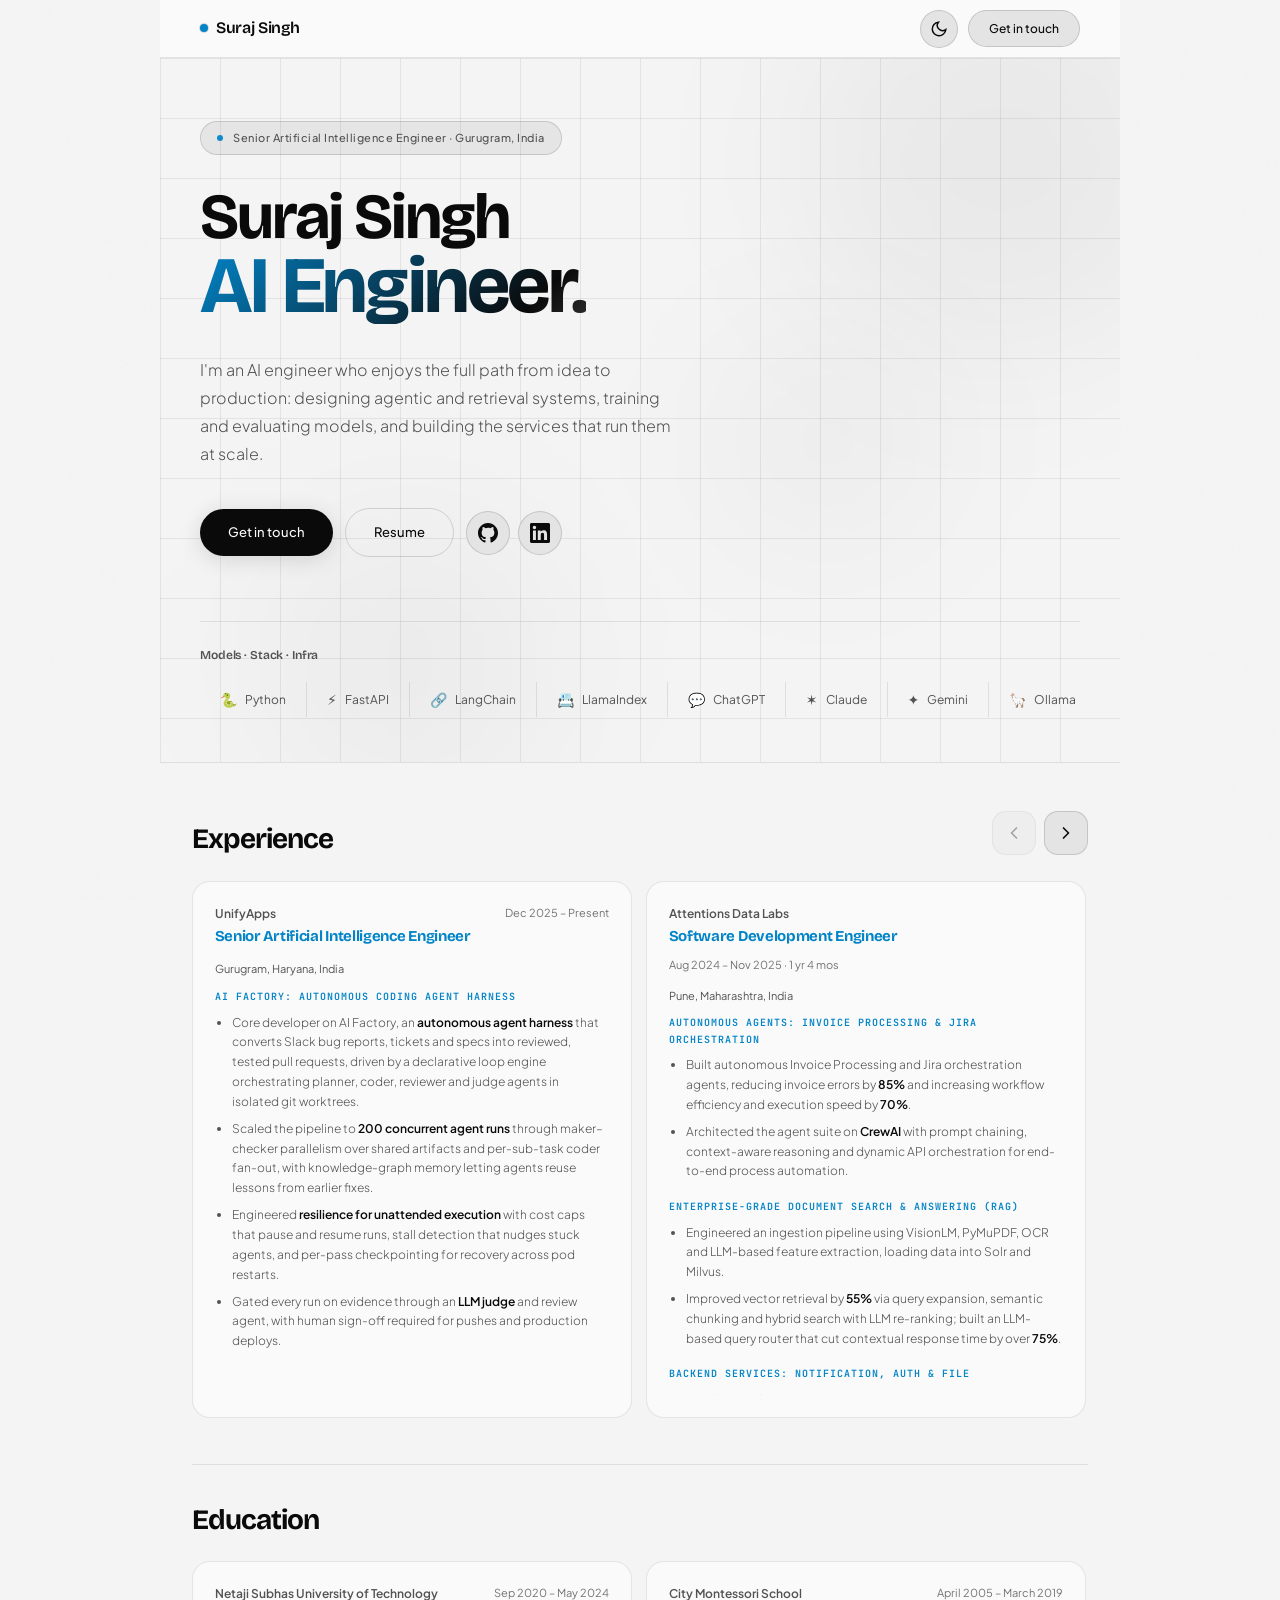
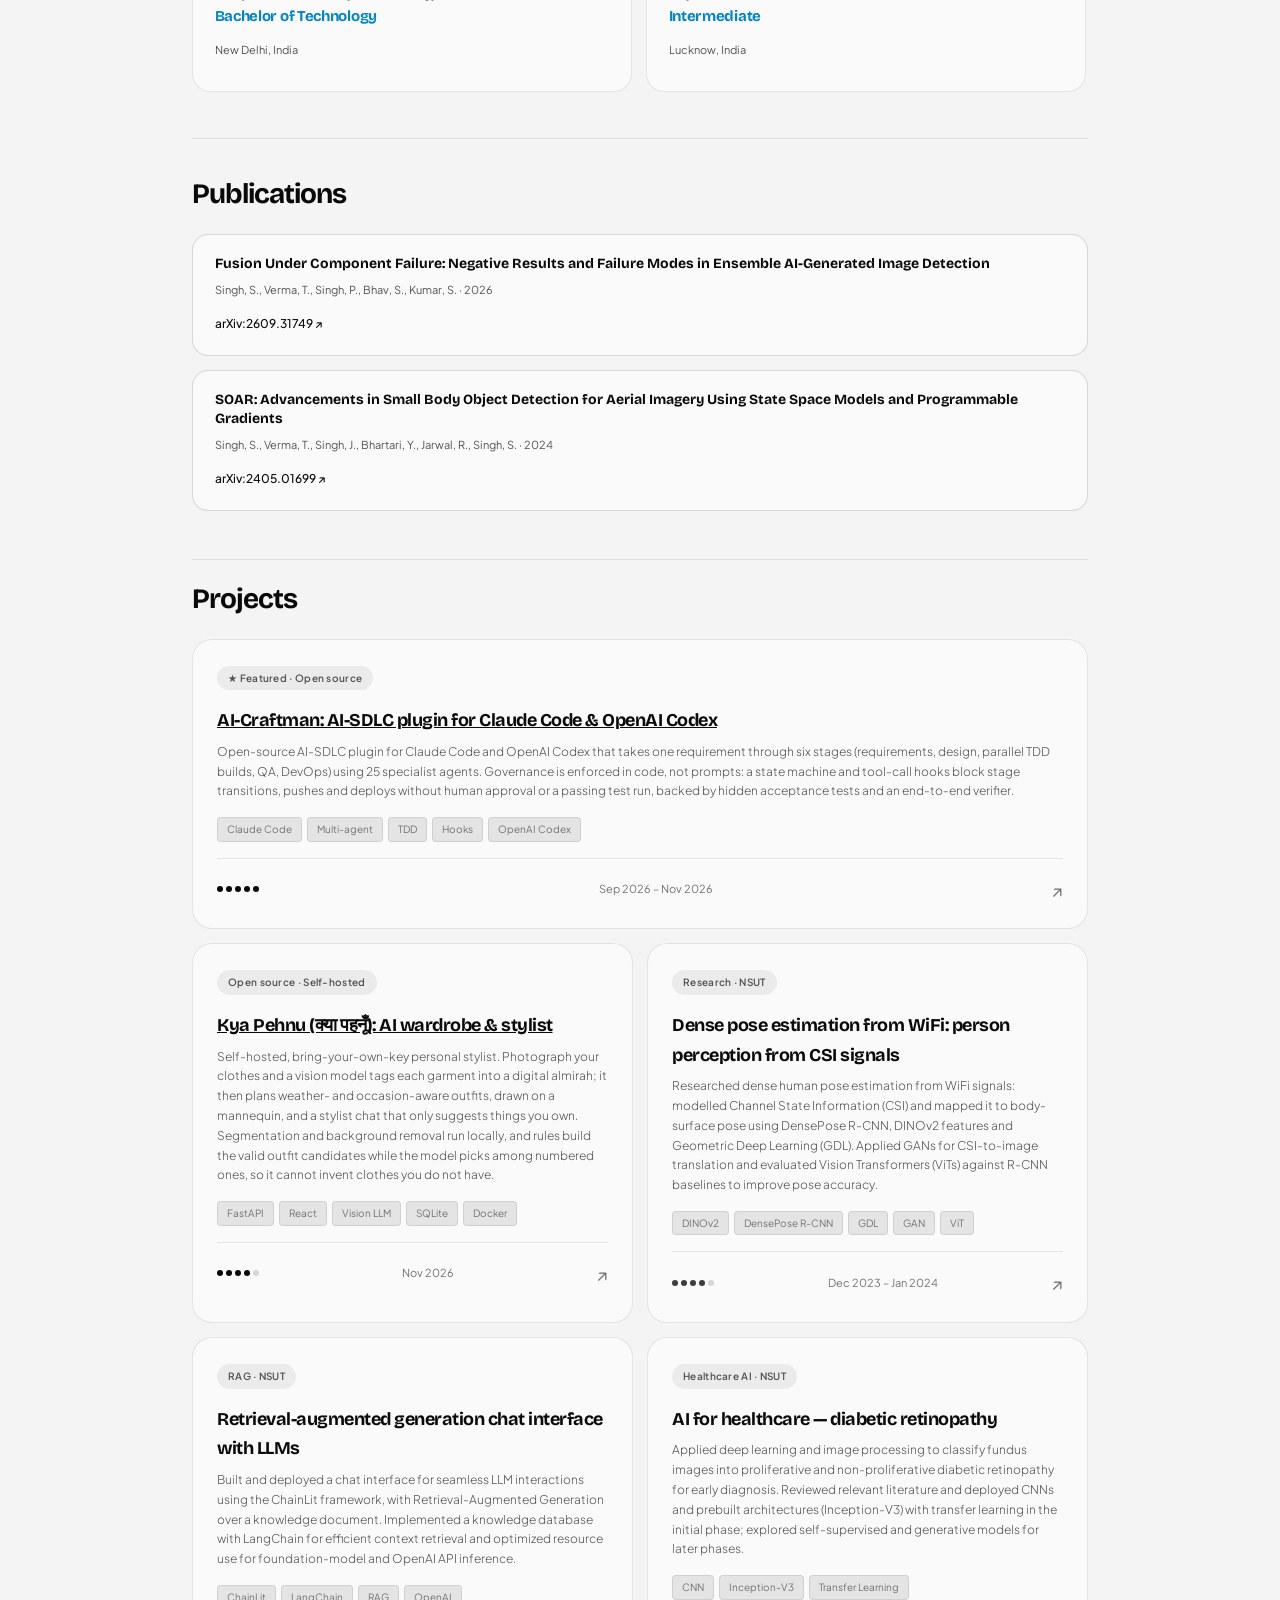
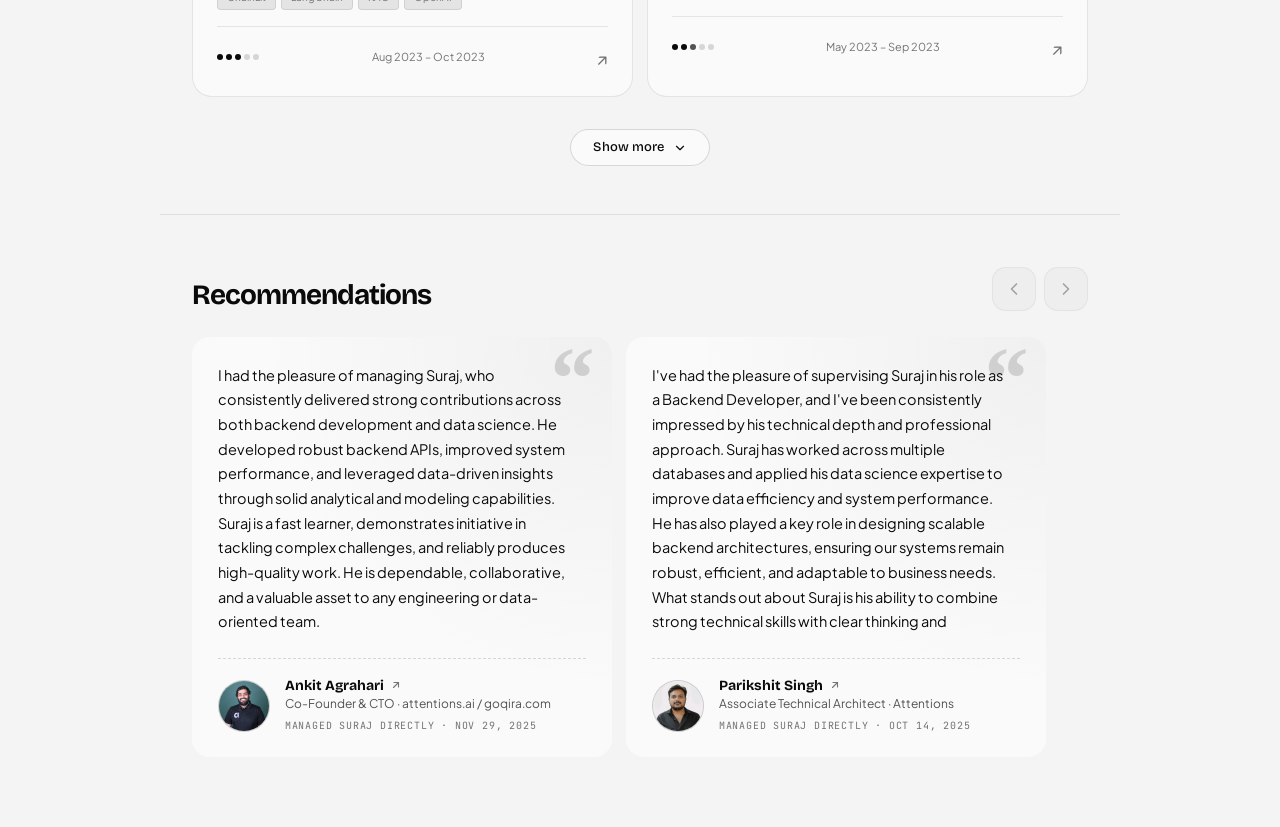
<file: portfolio_premium_animated.html>
<!DOCTYPE html>
<html lang="en">
<head>
  <meta charset="UTF-8" />
  <meta name="viewport" content="width=device-width, initial-scale=1.0" />
  <meta http-equiv="refresh" content="0; url=index.html" />
  <title>Redirect</title>
  <script>location.replace('index.html');</script>
</head>
<body>
  <p>This file moved to <a href="index.html">index.html</a>.</p>
</body>
</html>
</file>
<file: css/main.css>
*{margin:0;padding:0;box-sizing:border-box;}

/* Monochrome tokens — dark / light via data-theme on <html> (:root = dark fallback) */
:root,[data-theme="dark"]{
  color-scheme:dark;
  --c0:#080808;
  --c1:#0c0c0c;
  --c2:#121212;
  --c3:#181818;
  --c4:#262626;
  --tx:#f2f2f2;
  --tx2:#a3a3a3;
  --tx3:#737373;
  --accent:#f5f5f5;
  --on-accent:#0a0a0a;
  /* Secondary accent — draws the eye without replacing primary chrome */
  --highlight:#38bdf8;
  --a1:var(--accent);
  --a2:#b5b5b5;
  --a3:#8a8a8a;
  --a4:#6e6e6e;
  --a1s:rgba(255,255,255,0.09);
  --a2s:rgba(255,255,255,0.06);
  --a3s:rgba(255,255,255,0.06);
  --bd:rgba(255,255,255,0.09);
  --bd2:rgba(255,255,255,0.16);
  --nav-bg:rgba(8,8,8,0.92);
  --grid-line:rgba(255,255,255,0.055);
  --shadow-glow:rgba(0,0,0,0.55);
  --orb-a:rgba(255,255,255,0.055);
  --orb-b:rgba(255,255,255,0.04);
  --orb-c:rgba(255,255,255,0.045);
  --travel-watermark:rgba(255,255,255,0.035);
  --madd-bg:rgba(0,0,0,0.55);
  --overlay-tint:rgba(255,255,255,0.14);
  --hero-drop:rgba(255,255,255,0.08);
  --nav-pill-bg:rgba(22,22,22,0.72);
  --nav-pill-border:rgba(255,255,255,0.12);
  --nav-pill-shadow:0 12px 40px rgba(0,0,0,0.45),0 2px 12px rgba(0,0,0,0.35);
  --nav-contact-bg:#fafafa;
  --nav-contact-fg:#0a0a0a;
}
[data-theme="light"]{
  color-scheme:light;
  --c0:#f4f4f4;
  --c1:#fafafa;
  --c2:#ececec;
  --c3:#e4e4e4;
  --c4:#d6d6d6;
  --tx:#0a0a0a;
  --tx2:#525252;
  --tx3:#737373;
  --accent:#0a0a0a;
  --on-accent:#fafafa;
  --highlight:#0284c7;
  --a1:var(--accent);
  --a2:#3d3d3d;
  --a3:#525252;
  --a4:#737373;
  --a1s:rgba(0,0,0,0.06);
  --a2s:rgba(0,0,0,0.05);
  --a3s:rgba(0,0,0,0.05);
  --bd:rgba(0,0,0,0.09);
  --bd2:rgba(0,0,0,0.14);
  --nav-bg:rgba(250,250,250,0.96);
  --grid-line:rgba(0,0,0,0.07);
  --shadow-glow:rgba(0,0,0,0.12);
  --orb-a:rgba(0,0,0,0.045);
  --orb-b:rgba(0,0,0,0.035);
  --orb-c:rgba(0,0,0,0.04);
  --travel-watermark:rgba(0,0,0,0.04);
  --madd-bg:rgba(255,255,255,0.92);
  --overlay-tint:rgba(0,0,0,0.08);
  --hero-drop:rgba(0,0,0,0.1);
  --nav-pill-bg:rgba(255,255,255,0.78);
  --nav-pill-border:rgba(0,0,0,0.08);
  --nav-pill-shadow:0 10px 40px rgba(0,0,0,0.1),0 2px 12px rgba(0,0,0,0.06);
  --nav-contact-bg:#ffffff;
  --nav-contact-fg:#0a0a0a;
}

:root{
  --sans:'Bricolage Grotesque',system-ui,sans-serif;
  --body:'Plus Jakarta Sans',system-ui,sans-serif;
  --mono:'JetBrains Mono',ui-monospace,monospace;
}

html{background:var(--c0);}
body{
  background:var(--c0);color:var(--tx);font-family:var(--body);overflow-x:hidden;
  font-size:15px;line-height:1.65;
  -webkit-font-smoothing:antialiased;
  -moz-osx-font-smoothing:grayscale;
  transition:background-color 0.35s ease,color 0.35s ease;
}

/* ── NOISE OVERLAY ── */
body::before{
  content:'';position:fixed;inset:0;pointer-events:none;z-index:0;
  background-image:url("data:image/svg+xml,%3Csvg viewBox='0 0 256 256' xmlns='http://www.w3.org/2000/svg'%3E%3Cfilter id='n'%3E%3CfeTurbulence type='fractalNoise' baseFrequency='0.9' numOctaves='4' stitchTiles='stitch'/%3E%3C/filter%3E%3Crect width='100%25' height='100%25' filter='url(%23n)' opacity='0.04'/%3E%3C/svg%3E");
  opacity:0.35;
}

/* ── NAV ── */
.site-nav{
  display:flex;align-items:center;justify-content:space-between;gap:1rem;
  padding:0 2.5rem;height:58px;position:sticky;top:0;z-index:5000;
  background:var(--nav-bg);
  border-bottom:0.5px solid var(--bd);
  transition:background-color 0.35s ease,border-color 0.35s ease;
  isolation:isolate;
}

.nav-menu{
  flex:1;display:flex;justify-content:center;align-items:center;min-width:0;
}
.nav-menu-panel{display:flex;justify-content:center;width:100%;}

.nav-end{display:flex;align-items:center;gap:10px;flex-shrink:0;min-width:0;}

@media (min-width:901px){
  .nav-float-pill{display:contents;}
  .nav-avatar{display:none!important;}
  .nav-cta-mobile{display:none!important;}
  .nav-cta-desktop{display:inline!important;}
}

.nav-actions{display:flex;align-items:center;gap:10px;flex-shrink:0;}

.nav-float-pill{
  display:flex;
  align-items:center;
  gap:10px;
  min-width:0;
}

.nav-avatar{
  flex-shrink:0;
  width:36px;
  height:36px;
  border-radius:50%;
  background:linear-gradient(145deg,var(--c4),var(--c2));
  border:0.5px solid var(--bd2);
  display:flex;
  align-items:center;
  justify-content:center;
  box-shadow:0 1px 4px var(--shadow-glow);
}
.nav-avatar-inner{
  font-family:var(--sans);
  font-size:11px;
  font-weight:700;
  letter-spacing:-0.03em;
  color:var(--tx);
}

.nav-micons{
  display:none;
  align-items:center;
  justify-content:center;
  gap:2px;
  flex:1;
  min-width:0;
}
.nav-sec-icon{
  flex-shrink:0;
  width:44px;
  height:44px;
  padding:0;
  border-radius:999px;
  border:0.5px solid var(--bd2);
  background:var(--c3);
  color:var(--tx2);
  cursor:pointer;
  display:inline-flex;
  align-items:center;
  justify-content:center;
  transition:background 0.2s,border-color 0.2s,color 0.2s,transform 0.15s;
}
.nav-sec-icon:hover{color:var(--tx);}
.nav-sec-icon.on{
  background:var(--accent);
  color:var(--on-accent);
  border-color:var(--accent);
  box-shadow:0 2px 14px var(--shadow-glow);
}
.nav-sec-icon:active{transform:scale(0.96);}

.nav-cta-mobile{display:none;}
.nav-cta-desktop{display:inline;}

.theme-toggle{
  width:38px;height:38px;border-radius:999px;
  border:0.5px solid var(--bd2);background:var(--c3);color:var(--tx);
  cursor:pointer;display:inline-flex;align-items:center;justify-content:center;
  transition:background 0.2s,border-color 0.2s,transform 0.15s;
}
.theme-toggle:hover{background:var(--c2);border-color:var(--bd2);}
.theme-toggle:active{transform:scale(0.96);}
[data-theme="dark"] .theme-toggle .icon-sun{display:block;}
[data-theme="dark"] .theme-toggle .icon-moon{display:none;}
[data-theme="light"] .theme-toggle .icon-sun{display:none;}
[data-theme="light"] .theme-toggle .icon-moon{display:block;}
.logo{
  font-family:var(--sans);font-size:16px;font-weight:600;letter-spacing:-0.02em;
  display:flex;align-items:center;gap:8px;
}
.logo-dot{width:8px;height:8px;border-radius:50%;background:var(--highlight);box-shadow:0 0 0 1px var(--bd2);}
.nav-pills{display:flex;background:var(--c2);border-radius:100px;padding:4px;border:0.5px solid var(--bd);}
.npill{
  padding:6px 18px;border-radius:100px;font-size:12px;font-weight:500;
  cursor:pointer;border:none;background:none;color:var(--tx2);
  font-family:var(--body);transition:all 0.25s cubic-bezier(.4,0,.2,1);letter-spacing:0.2px;
  display:inline-flex;align-items:center;justify-content:center;
}
.npill:hover{color:var(--tx);}
.npill.on{background:var(--accent);color:var(--on-accent);box-shadow:0 2px 14px var(--shadow-glow);}
.nav-cta{
  padding:8px 20px;background:var(--c3);border:0.5px solid var(--bd2);
  border-radius:100px;font-size:12px;font-weight:500;color:var(--tx);
  cursor:pointer;font-family:var(--body);transition:all 0.2s;
}
.nav-cta:hover{background:var(--accent);border-color:var(--accent);color:var(--on-accent);box-shadow:0 2px 18px var(--shadow-glow);}
a.nav-cta{display:inline-flex;align-items:center;justify-content:center;text-decoration:none;}

/* Desktop: one centered column for the whole UI (nav + each tab panel share the same width) */
@media (min-width:901px){
  :root{
    --page-max:960px;
  }
  .site-nav,
  .page{
    max-width:var(--page-max);
    margin-left:auto;
    margin-right:auto;
    width:100%;
    box-sizing:border-box;
  }
}

/* ── PAGE SYSTEM ── */
.page{
  display:none;
  animation:pageIn 0.5s cubic-bezier(.4,0,.2,1);
  background:var(--c0);
  position:relative;
}
.page.on{display:block;}
/* Checker grid only inside the page column (not viewport side gutters) */
.page::before{
  content:'';
  position:absolute;
  inset:0;
  pointer-events:none;
  z-index:0;
  background-image:
    linear-gradient(var(--grid-line) 1px,transparent 1px),
    linear-gradient(90deg,var(--grid-line) 1px,transparent 1px);
  background-size:60px 60px;
  animation:gridDrift 20s linear infinite;
}
.page > *{
  position:relative;
  z-index:1;
}
@keyframes pageIn{from{opacity:0;transform:translateY(16px);}to{opacity:1;transform:translateY(0);}}

/* ═══════════ PAGE 1 — PORTFOLIO ═══════════ */

/* HERO */
.hero{
  display:flex;flex-direction:column;justify-content:flex-start;
  padding:clamp(3.25rem,7vh,5rem) 2.5rem clamp(2.25rem,5vh,3rem);
  position:relative;overflow:hidden;
}
.hero-inner{
  display:flex;align-items:center;justify-content:flex-start;
  gap:clamp(1.5rem,4vw,3.5rem);flex-wrap:wrap;
  width:100%;max-width:1180px;margin:0 auto;position:relative;z-index:2;
  flex:0 1 auto;
}

@keyframes gridDrift{from{transform:translateY(0);}to{transform:translateY(60px);}}

/* Orbs */
.orb{position:absolute;border-radius:50%;filter:blur(80px);pointer-events:none;animation:orbFloat 8s ease-in-out infinite;}
.orb1{width:400px;height:400px;background:var(--orb-a);top:-100px;right:-80px;animation-delay:0s;}
.orb2{width:300px;height:300px;background:var(--orb-b);bottom:-50px;left:100px;animation-delay:-3s;}
.orb3{width:200px;height:200px;background:var(--orb-c);top:40%;right:20%;animation-delay:-5s;}
@keyframes orbFloat{0%,100%{transform:translateY(0) scale(1);}50%{transform:translateY(-30px) scale(1.05);}}

.hero-content{
  position:relative;z-index:2;
  flex:1 1 min(100%,520px);max-width:720px;min-width:min(100%,280px);
}

.hero-eyebrow{
  display:inline-flex;align-items:center;gap:10px;
  background:var(--a1s);border:0.5px solid var(--bd2);
  padding:7px 16px;border-radius:100px;margin-bottom:2rem;
  animation:fadeSlideUp 0.6s 0.1s both;
}
.eyebrow-dot{width:6px;height:6px;border-radius:50%;background:var(--highlight);opacity:0.95;animation:pulse 2s infinite;}
.eyebrow-text{font-size:11px;font-weight:500;color:var(--tx2);letter-spacing:0.5px;}
@keyframes pulse{0%,100%{opacity:1;}50%{opacity:0.4;}}
@keyframes fadeSlideUp{from{opacity:0;transform:translateY(20px);}to{opacity:1;transform:translateY(0);}}

.hero-h1{
  font-family:var(--sans);font-size:clamp(44px,7vw,80px);
  font-weight:700;line-height:0.95;letter-spacing:-0.03em;
  margin-bottom:1.5rem;
  animation:fadeSlideUp 0.6s 0.2s both;
  font-optical-sizing:auto;
}
.hero-h1 .word1{display:block;color:var(--tx);font-size:clamp(36px,6vw,64px);letter-spacing:-2px;}
.hero-h1 .word2{
  display:block;
  min-height:1.05em;
  animation:fadeSlideUp 0.6s 0.2s both;
}
.hero-h1 .word2 .rotating-text{
  display:inline-block;
  background:linear-gradient(135deg,var(--highlight) 0%,var(--tx) 42%,var(--tx2) 58%,var(--highlight) 100%);
  -webkit-background-clip:text;-webkit-text-fill-color:transparent;background-clip:text;
  background-size:200% 200%;
  animation:gradShift 4s ease infinite;
  transition:opacity 0.42s cubic-bezier(.4,0,.2,1),transform 0.42s cubic-bezier(.4,0,.2,1);
  will-change:opacity,transform;
}
.hero-h1 .rotating-text.rotating-text--out{
  opacity:0;
  transform:translateY(-0.3em);
}
.hero-h1 .rotating-text.rotating-text--in{
  animation:rotatingTextIn 0.52s cubic-bezier(.4,0,.2,1) forwards,gradShift 4s ease infinite;
}
@keyframes rotatingTextIn{
  from{opacity:0;transform:translateY(0.35em);}
  to{opacity:1;transform:translateY(0);}
}
@media (prefers-reduced-motion: reduce){
  .page::before{animation:none;}
  .hero-h1 .word2 .rotating-text{
    animation:none;
    transition:none;
  }
  .hero-h1 .rotating-text.rotating-text--in{animation:none;}
}
@keyframes gradShift{0%,100%{background-position:0% 50%;}50%{background-position:100% 50%;}}

.hero-sub{
  font-size:16px;color:var(--tx2);font-weight:300;line-height:1.75;
  max-width:480px;margin-bottom:2.5rem;
  animation:fadeSlideUp 0.6s 0.3s both;
}

.hero-actions{
  display:flex;gap:12px;align-items:center;flex-wrap:wrap;
  animation:fadeSlideUp 0.6s 0.4s both;
}
.hero-actions-row{
  display:flex;align-items:center;gap:12px;flex-wrap:wrap;
}
.hero-actions-row .hero-social{margin-left:0;}
.hero-social{display:flex;align-items:center;gap:8px;margin-left:4px;}
.btn-icon{
  width:44px;height:44px;border-radius:999px;
  border:0.5px solid var(--bd2);background:var(--c3);color:var(--tx);
  display:inline-flex;align-items:center;justify-content:center;
  text-decoration:none;transition:border-color 0.2s,background 0.2s,color 0.2s,transform 0.15s;
}
.btn-icon:hover{border-color:var(--accent);background:var(--a1s);color:var(--accent);}
.btn-icon:active{transform:scale(0.96);}
.btn-icon svg{display:block;flex-shrink:0;}
a.btn-glow{display:inline-flex;align-items:center;justify-content:center;text-decoration:none;color:var(--on-accent);}
.btn-glow{
  padding:13px 28px;background:var(--accent);color:var(--on-accent);border:none;
  border-radius:100px;font-size:13px;font-weight:500;cursor:pointer;
  font-family:var(--body);position:relative;overflow:hidden;
  transition:transform 0.2s,box-shadow 0.2s,background 0.2s,color 0.2s;
  box-shadow:0 4px 22px var(--shadow-glow);
}
.btn-glow::after{
  content:'';position:absolute;inset:0;
  background:linear-gradient(135deg,rgba(255,255,255,0.15),transparent);
  opacity:0;transition:opacity 0.2s;
}
.btn-glow:hover{transform:translateY(-2px);box-shadow:0 8px 28px var(--shadow-glow);}
.btn-glow:hover::after{opacity:1;}
.btn-line{
  padding:13px 28px;background:transparent;color:var(--tx);
  border:0.5px solid var(--bd2);border-radius:100px;font-size:13px;
  font-weight:500;cursor:pointer;font-family:var(--body);
  transition:all 0.2s;
}
.btn-line:hover{border-color:var(--accent);color:var(--accent);background:var(--a1s);}
a.btn-line{display:inline-flex;align-items:center;justify-content:center;text-decoration:none;}

/* Scrolling tech strip */
.tech-strip{
  margin-top:4rem;position:relative;overflow:hidden;
  border-top:0.5px solid var(--bd);padding-top:1.5rem;
  animation:fadeSlideUp 0.6s 0.5s both;
}
.strip-label{font-size:10px;letter-spacing:0.12em;color:var(--highlight);margin-bottom:1rem;font-family:var(--mono);text-transform:uppercase;}
.strip-label.strip-label--plain{
  font-family:var(--sans);
  font-size:12px;
  font-weight:600;
  letter-spacing:-0.01em;
  text-transform:none;
  color:var(--tx2);
}
.strip-track{display:flex;gap:0;width:max-content;animation:stripScroll 18s linear infinite;}
.strip-track:hover{animation-play-state:paused;}
.strip-item{
  display:flex;align-items:center;gap:8px;padding:6px 20px;
  border-right:0.5px solid var(--bd);font-size:12px;color:var(--tx2);white-space:nowrap;
}
.strip-icon{font-size:14px;}
@keyframes stripScroll{from{transform:translateX(0);}to{transform:translateX(-50%);}}

.s-label{font-size:10px;letter-spacing:0.12em;color:var(--highlight);margin-bottom:0.5rem;font-family:var(--mono);text-transform:uppercase;}
.s-heading{font-family:var(--sans);font-size:28px;font-weight:700;letter-spacing:-1px;margin-bottom:1.5rem;line-height:1.1;}

/* Projects (portfolio page) */
.projects-section{
  background:var(--c0);
}
.projects-section::before{
  content:"";
  display:block;
  height:0;
  border-top:0.5px solid var(--bd);
  margin:0 clamp(1rem,4vw,2rem);
}
.projects-section .exp-heading{margin-bottom:0;}
.projects-section .proj-top{
  padding:1.5rem clamp(1rem,4vw,2rem) 1.5rem;
}
.projects-section .proj-grid{
  padding:0 clamp(1rem,4vw,2rem) 2rem;
}

.proj-top{
  padding:3rem 2.5rem 2rem;
  display:flex;justify-content:space-between;align-items:flex-end;
  background:var(--c0);
}
.proj-count{font-family:var(--mono);font-size:11px;color:var(--tx3);margin-top:4px;letter-spacing:0.02em;}
.filter-chips{display:flex;gap:6px;flex-wrap:wrap;}
.chip{
  padding:6px 16px;border-radius:100px;font-size:11px;font-weight:500;
  border:0.5px solid var(--bd2);background:none;color:var(--tx2);
  cursor:pointer;font-family:var(--body);transition:all 0.2s;
}
.chip:hover{border-color:var(--accent);color:var(--accent);}
.chip.on{background:var(--accent);color:var(--on-accent);border-color:var(--accent);box-shadow:0 2px 12px var(--shadow-glow);}

.proj-grid{
  padding:2rem 2.5rem;
  background:var(--c0);
  display:grid;grid-template-columns:repeat(2,1fr);gap:14px;
}
.proj-grid:not(.show-all) .pcard-extra{display:none !important;}
.proj-more-wrap{
  display:flex;justify-content:center;
  padding:0 clamp(1rem,4vw,2rem) 3rem;
  background:var(--c0);
}
.proj-more-btn{
  display:inline-flex;align-items:center;gap:8px;
  font-family:var(--sans);font-weight:500;font-size:13px;letter-spacing:0.01em;
  padding:10px 22px;border-radius:100px;
  background:var(--c1);color:var(--tx);
  border:0.5px solid var(--bd2);cursor:pointer;
  transition:background .2s ease,border-color .2s ease,color .2s ease,transform .2s ease;
}
.proj-more-btn:hover{
  background:var(--a1s);border-color:var(--accent);color:var(--accent);transform:translateY(-1px);
}
.proj-more-icon{transition:transform .25s ease;}
.proj-more-btn[aria-expanded="true"] .proj-more-icon{transform:rotate(180deg);}
.pcard{
  background:var(--c1);border:0.5px solid var(--bd);border-radius:20px;
  padding:1.5rem;cursor:pointer;position:relative;overflow:hidden;
  transition:all 0.3s cubic-bezier(.4,0,.2,1);
}
.pcard::before{
  content:'';position:absolute;inset:0;border-radius:20px;opacity:0;
  transition:opacity 0.3s;
}
.pcard:hover{transform:translateY(-4px);border-color:var(--bd2);}
.pcard:hover::before{opacity:1;}
.pcard.featured{grid-column:span 2;background:var(--c1);}
.pcard.featured::before{background:radial-gradient(ellipse at 80% 20%,var(--a1s),transparent 60%);}
.pcard:not(.featured)::before{background:radial-gradient(ellipse at 100% 0%,var(--a2s),transparent 60%);}

.pbadge{
  display:inline-flex;align-items:center;gap:5px;font-size:10px;font-weight:600;
  padding:4px 11px;border-radius:100px;margin-bottom:1rem;letter-spacing:0.3px;
}
.pb-ai,.pb-web,.pb-mob,.pb-tool{background:var(--a1s);color:var(--tx2);}

.pname{font-family:var(--sans);font-size:18px;font-weight:700;letter-spacing:-0.5px;margin-bottom:6px;}
.pdesc{font-size:12px;color:var(--tx2);line-height:1.65;margin-bottom:1rem;font-weight:300;}
.ptags{display:flex;flex-wrap:wrap;gap:5px;margin-bottom:1rem;}
.ptag{
  font-size:10px;padding:3px 9px;border-radius:4px;
  background:var(--c3);color:var(--tx3);border:0.5px solid var(--bd);
}
.pfoot{
  display:flex;justify-content:space-between;align-items:center;
  padding-top:1rem;border-top:0.5px solid var(--bd);
}
.pstatus{font-size:11px;color:var(--tx3);}
.pdots{display:flex;gap:3px;}
.pdot{width:6px;height:6px;border-radius:50%;}
.parr{font-size:18px;color:var(--tx3);transition:all 0.2s;}
.pcard:hover .parr{color:var(--accent);transform:translate(3px,-3px);}

/* ═══════════ PAGE 3 — TRAVEL ═══════════ */
.travel-hero{
  padding:3rem 2.5rem 2rem;position:relative;overflow:hidden;
  border-bottom:0.5px solid var(--bd);
  background:var(--c0);
}
.travel-bg-text{
  position:absolute;right:-20px;bottom:-40px;
  font-family:var(--sans);font-size:140px;font-weight:800;
  color:var(--travel-watermark);letter-spacing:-6px;line-height:1;
  pointer-events:none;user-select:none;
}
.travel-h{font-family:var(--sans);font-size:32px;font-weight:700;letter-spacing:-1px;margin-bottom:4px;}
.travel-sub{font-size:13px;color:var(--tx2);margin-bottom:1.5rem;}
.t-counters{display:flex;gap:2.5rem;}
.t-cnt-num{font-family:var(--sans);font-size:36px;font-weight:800;line-height:1;}
.t-cnt-label{font-size:11px;color:var(--tx3);margin-top:2px;}
.t-tabs{display:flex;gap:0;margin-top:2rem;border-bottom:0.5px solid var(--bd);}
.ttab{
  padding:8px 20px;font-size:12px;font-weight:500;cursor:pointer;
  border:none;background:none;color:var(--tx2);font-family:var(--body);
  border-bottom:2px solid transparent;margin-bottom:-0.5px;transition:all 0.2s;
}
.ttab.on{color:var(--tx);border-bottom-color:var(--accent);}
.ttab:hover:not(.on){color:var(--tx);}

.tpanel{display:none;padding:2rem 2.5rem;background:var(--c0);}
.tpanel.on{display:block;animation:pageIn 0.35s ease;}

/* Photo mosaic */
.mosaic{
  display:grid;
  grid-template-columns:repeat(6,1fr);
  grid-template-rows:180px 180px;
  gap:6px;border-radius:16px;overflow:hidden;
}
.mphoto{
  background:var(--c2);position:relative;overflow:hidden;cursor:pointer;
  display:flex;align-items:center;justify-content:center;
  transition:transform 0.3s,filter 0.3s;
}
.mphoto:hover{filter:brightness(1.15);z-index:2;}
.mphoto:hover .moverlay{opacity:1;}
.mphoto:nth-child(1){grid-column:span 3;grid-row:span 2;}
.mphoto:nth-child(2){grid-column:span 2;}
.mphoto:nth-child(3){grid-column:span 1;}
.mphoto:nth-child(4){grid-column:span 1;}
.mphoto:nth-child(5){grid-column:span 2;}
.mphoto:nth-child(6){grid-column:span 3;}
.mphoto-inner{display:flex;flex-direction:column;align-items:center;gap:6px;pointer-events:none;}
.mphoto-emoji{font-size:36px;}
.mphoto:nth-child(1) .mphoto-emoji{font-size:56px;}
.mphoto-name{font-size:11px;color:var(--tx2);font-weight:500;}
.moverlay{
  position:absolute;inset:0;background:var(--overlay-tint);
  opacity:0;transition:opacity 0.2s;display:flex;align-items:center;justify-content:center;
  font-size:24px;
}
.madd-btn{
  position:absolute;bottom:8px;right:8px;font-size:9px;
  background:var(--madd-bg);color:var(--tx2);padding:3px 8px;
  border-radius:3px;border:0.5px solid var(--bd);backdrop-filter:blur(4px);
}

/* Itinerary */
.itin-grid{display:grid;grid-template-columns:repeat(auto-fill,minmax(260px,1fr));gap:12px;}
.icard{
  background:var(--c1);border:0.5px solid var(--bd);border-radius:18px;
  padding:1.25rem;cursor:pointer;transition:all 0.25s;
  position:relative;overflow:hidden;
}
.icard::after{
  content:'';position:absolute;bottom:0;left:0;right:0;height:2px;
  background:var(--tx3);transform:scaleX(0);
  transform-origin:left;transition:transform 0.3s;border-radius:0 0 18px 18px;
}
.icard:hover{border-color:var(--bd2);transform:translateY(-3px);}
.icard:hover::after{transform:scaleX(1);}
.icard-flag{font-size:28px;margin-bottom:8px;}
.icard-name{font-family:var(--sans);font-size:15px;font-weight:700;margin-bottom:4px;}
.icard-dur{font-size:10px;color:var(--tx2);background:var(--a1s);padding:2px 9px;border-radius:100px;display:inline-block;margin-bottom:10px;}
.icard-steps{display:flex;flex-direction:column;gap:6px;}
.istep{display:flex;gap:8px;font-size:11px;color:var(--tx2);}
.istep-dot{width:5px;height:5px;border-radius:50%;background:var(--tx3);flex-shrink:0;margin-top:4px;}

/* Dream */
.dream-masonry{
  display:grid;grid-template-columns:repeat(auto-fill,minmax(150px,1fr));gap:10px;
}
.dcard{
  background:var(--c1);border:0.5px solid var(--bd);border-radius:16px;
  padding:1.25rem;text-align:center;cursor:pointer;
  transition:all 0.3s cubic-bezier(.4,0,.2,1);position:relative;overflow:hidden;
}
.dcard::before{
  content:'';position:absolute;inset:0;border-radius:16px;
  background:radial-gradient(circle at 50% 0%,var(--a1s),transparent 70%);
  opacity:0;transition:opacity 0.3s;
}
.dcard:hover{transform:translateY(-5px) scale(1.02);border-color:var(--bd2);}
.dcard:hover::before{opacity:1;}
.d-emoji{font-size:36px;display:block;margin-bottom:8px;}
.d-name{font-size:13px;font-weight:600;font-family:var(--sans);margin-bottom:2px;}
.d-sub{font-size:10px;color:var(--tx3);}
.d-tag{
  display:inline-block;margin-top:8px;font-size:9px;font-weight:600;
  padding:2px 8px;border-radius:100px;
  background:var(--a1s);color:var(--tx2);letter-spacing:0.3px;
}

/* ═══════════ PAGE 4 — TECH NEWS ═══════════ */
.news-top{
  padding:2.5rem 2.5rem 1.5rem;
  display:flex;align-items:flex-end;justify-content:space-between;
  border-bottom:0.5px solid var(--bd);
  background:var(--c0);
}
.news-h{font-family:var(--sans);font-size:32px;font-weight:700;letter-spacing:-1px;}
.live-pill{
  display:flex;align-items:center;gap:6px;font-size:10px;font-weight:600;
  color:var(--tx2);background:var(--a1s);padding:5px 12px;border-radius:100px;
  border:0.5px solid var(--bd);margin-bottom:4px;
}
.live-dot2{width:5px;height:5px;border-radius:50%;background:var(--highlight);animation:pulse 1.2s infinite;}

.news-body{display:grid;grid-template-columns:1fr 270px;gap:0;padding:0 2.5rem 3rem;background:var(--c0);}
.news-main-col{padding-right:2rem;border-right:0.5px solid var(--bd);}
.news-side-col{padding-left:1.75rem;padding-top:1.5rem;}

.nbig{
  padding:1.75rem 0;border-bottom:0.5px solid var(--bd);
  cursor:pointer;position:relative;transition:all 0.2s;
}
.nbig:hover .nbig-hl{color:var(--highlight);}
.nbig::before{
  content:'';position:absolute;left:-2.5rem;top:0;bottom:0;width:3px;
  background:var(--highlight);transform:scaleY(0);transform-origin:top;transition:transform 0.25s;
  border-radius:0 2px 2px 0;
}
.nbig:hover::before{transform:scaleY(1);}
.nkicker{font-family:var(--mono);font-size:10px;letter-spacing:0.06em;color:var(--tx3);margin-bottom:8px;font-weight:500;}
.nbig-hl{
  font-family:var(--sans);font-size:18px;font-weight:700;letter-spacing:-0.5px;
  line-height:1.25;margin-bottom:8px;transition:color 0.2s;
}
.nsum{font-size:12px;color:var(--tx2);line-height:1.7;margin-bottom:10px;font-weight:300;}
.nfoot{display:flex;gap:14px;font-size:10px;color:var(--tx3);}
.nsrc{color:var(--tx2);font-weight:500;}

.ntopic{
  display:inline-block;font-size:9px;font-weight:700;letter-spacing:1px;
  padding:3px 9px;border-radius:100px;margin-bottom:8px;
}
.t-ai,.t-hw,.t-st,.t-sc{background:var(--a1s);color:var(--tx2);}

.trend-head{
  font-size:10px;letter-spacing:0.12em;color:var(--highlight);font-family:var(--mono);text-transform:uppercase;
  padding:1.5rem 0 0.75rem;border-bottom:0.5px solid var(--bd);margin-bottom:0;
}
.trow{
  display:flex;align-items:center;gap:10px;padding:10px 0;
  border-bottom:0.5px solid var(--bd);cursor:pointer;transition:all 0.2s;
}
.trow:hover{padding-left:6px;}
.trow:hover .trow-label{color:var(--highlight);}
.trow-n{font-family:var(--sans);font-size:20px;font-weight:800;color:var(--bd2);width:26px;flex-shrink:0;}
.trow-label{font-size:12px;font-weight:500;transition:color 0.2s;}
.trow-count{font-size:10px;color:var(--tx3);margin-left:auto;}

.digest-cta{
  margin-top:1.5rem;padding:1.25rem;
  border:0.5px solid var(--bd2);border-radius:16px;
  background:var(--c2);
  position:relative;overflow:hidden;
}
.digest-cta::before{
  content:'';position:absolute;inset:0;
  background:radial-gradient(ellipse at 100% 100%,var(--a1s),transparent 60%);
}
.dc-icon{font-size:22px;margin-bottom:6px;}
.dc-title{font-size:13px;font-weight:600;font-family:var(--sans);margin-bottom:4px;position:relative;}
.dc-desc{font-size:11px;color:var(--tx2);margin-bottom:1rem;line-height:1.6;position:relative;}

/* Utilities (extracted layout) */
.visually-hidden{
  position:absolute;width:1px;height:1px;padding:0;margin:-1px;
  overflow:hidden;clip:rect(0,0,0,0);border:0;white-space:nowrap;
}
.news-top-actions{
  display:flex;flex-direction:column;align-items:flex-end;gap:10px;
}
.btn-glow--block{width:100%;font-size:11px;padding:9px 0;}

/* Resume — experience, education, publication */
.experience-section{
  padding:3rem clamp(1rem,4vw,2rem);border-top:0.5px solid var(--bd);
  background:var(--c0);
}
.exp-section-head{
  display:flex;flex-wrap:wrap;align-items:flex-end;justify-content:space-between;
  gap:12px 20px;
}
.experience-section .exp-heading{margin-bottom:0;flex:1 1 auto;min-width:min(100%,12rem);}
.exp-carousel-nav{display:flex;justify-content:flex-end;align-items:center;gap:8px;flex-shrink:0;}
.exp-carousel-shell{margin-top:1.5rem;}
.exp-arrow{
  flex-shrink:0;width:44px;height:44px;
  display:inline-flex;align-items:center;justify-content:center;
  border-radius:14px;border:0.5px solid var(--bd2);background:var(--c3);color:var(--tx);
  cursor:pointer;transition:background 0.2s,border-color 0.2s,color 0.2s,opacity 0.2s;
}
.exp-arrow:hover:not(:disabled){border-color:var(--accent);color:var(--accent);background:var(--a1s);}
.exp-arrow:disabled{opacity:0.35;cursor:not-allowed;}
.exp-carousel{
  min-width:0;display:flex;gap:14px;
  overflow-x:auto;overscroll-behavior-x:contain;
  scroll-snap-type:x mandatory;scroll-behavior:smooth;
  -webkit-overflow-scrolling:touch;
  scrollbar-width:thin;
  padding:2px 0 6px;
  outline:none;
}
.exp-carousel:focus-visible{box-shadow:0 0 0 2px var(--highlight);}
@media (prefers-reduced-motion:reduce){
  .exp-carousel{scroll-behavior:auto;}
}
.exp-card{
  flex:0 0 min(440px,calc(100% - 24px));
  width:min(440px,calc(100% - 24px));
  max-width:440px;
  scroll-snap-align:start;
  background:var(--c1);border:0.5px solid var(--bd);border-radius:18px;padding:1.35rem;
  transition:border-color 0.25s;
  display:flex;flex-direction:column;min-height:0;
}
.exp-card:hover{border-color:var(--bd2);}
.exp-head{display:flex;flex-wrap:wrap;justify-content:space-between;gap:8px;margin-bottom:0.75rem;flex-shrink:0;}
.exp-role{font-family:var(--sans);font-size:15px;font-weight:700;letter-spacing:-0.3px;color:var(--highlight);}
.exp-co{font-size:12px;font-weight:600;color:var(--tx2);}
.exp-when{font-size:11px;color:var(--tx3);white-space:nowrap;}
.exp-loc{font-size:11px;color:var(--tx2);margin-bottom:0.65rem;flex-shrink:0;}
.exp-body{
  flex:1;min-height:0;max-height:min(380px,48vh);
  overflow-y:auto;overflow-x:hidden;
  padding-right:6px;margin-right:-4px;
  -webkit-overflow-scrolling:touch;
}
.exp-subsec{margin-bottom:1.1rem;}
.exp-subsec:last-child{margin-bottom:0;}
.exp-subsec-title{
  font-family:var(--mono);font-size:10px;font-weight:600;
  letter-spacing:0.1em;text-transform:uppercase;color:var(--highlight);
  margin-bottom:0.45rem;
}
.exp-bullets{margin:0;padding-left:1.1rem;font-size:12px;color:var(--tx2);line-height:1.65;font-weight:300;}
.exp-bullets li{margin-bottom:0.45rem;}
.exp-bullets strong{font-weight:600;color:var(--tx);}
@media (max-width:900px){
  .experience-section .exp-card{
    flex:0 0 100%;
    width:100%;
    max-width:none;
    min-width:0;
  }
}

.edu-resume-block{
  margin-top:2.5rem;
  padding-top:2.5rem;
  border-top:0.5px solid var(--bd);
}
.exp-section-head--title-only{
  justify-content:flex-start;
}
.edu-resume-block .exp-carousel--edu{
  overflow-x:visible;
  overscroll-behavior-x:auto;
  scroll-snap-type:none;
  flex-wrap:wrap;
}
.edu-resume-block .exp-carousel--edu .exp-card{
  flex:1 1 min(440px,calc(50% - 7px));
  width:auto;
  max-width:440px;
  min-width:0;
}
@media (max-width:900px){
  .edu-resume-block .exp-carousel--edu{
    flex-direction:column;
    flex-wrap:nowrap;
    gap:14px;
  }
  .edu-resume-block .exp-carousel--edu .exp-card{
    flex:0 0 auto;
    width:100%;
    max-width:none;
  }
}

.pub-resume-block{
  margin-top:2.5rem;
  padding-top:2.5rem;
  border-top:0.5px solid var(--bd);
}
.pub-resume-block .pub-banner{margin-top:14px;}
.pub-resume-block .exp-section-head + .pub-banner{margin-top:1.5rem;}
.pub-banner{
  padding:1.25rem 1.35rem;border-radius:16px;
  border:0.5px solid var(--bd2);
  background:var(--c1);
}
.pub-title{font-family:var(--sans);font-size:14px;font-weight:700;line-height:1.35;color:var(--tx);margin-bottom:0.5rem;}
.pub-meta{font-size:11px;color:var(--tx2);margin-bottom:0.65rem;}
.pub-link{font-size:12px;font-weight:500;color:var(--tx);text-decoration:none;border-bottom:0.5px solid transparent;}
.pub-link:hover{border-bottom-color:var(--highlight);}

/* Recommendations */
.reco-section{
  border-top:0.5px solid var(--bd);
  background:var(--c0);
  padding:3.25rem clamp(1rem,4vw,2rem) 4rem;
}
.reco-inner{max-width:1200px;margin:0 auto;}
.reco-section .s-heading{margin-bottom:0;}
.reco-sub{color:var(--tx2);font-size:14px;line-height:1.6;}
/* Recommendations live in the same horizontal carousel pattern as Experience
   so every card has the same width/height regardless of quote length. Long
   quotes scroll internally inside `.reco-quote`. */
.reco-card{
  flex:0 0 min(420px,calc(100% - 24px));
  width:min(420px,calc(100% - 24px));
  max-width:420px;
  scroll-snap-align:start;
  position:relative;
  background:var(--c1);
  border:none;
  border-radius:18px;
  padding:1.6rem 1.6rem 1.4rem;
  display:flex;flex-direction:column;gap:1.15rem;
  height:420px;
  overflow:hidden;
  transition:transform .25s ease, box-shadow .25s ease;
}
.reco-card::before{
  content:"";position:absolute;inset:0;pointer-events:none;
  background:radial-gradient(ellipse at 100% 0%,var(--a1s),transparent 60%);
  opacity:.7;
}
.reco-card:hover{
  transform:translateY(-2px);
  box-shadow:0 14px 40px var(--shadow-glow);
}
.reco-quote-mark{
  font-family:Georgia,'Times New Roman',serif;
  font-size:88px;line-height:0.6;font-weight:700;
  color:var(--tx);opacity:.14;
  position:absolute;top:1rem;right:1.1rem;
  pointer-events:none;
  user-select:none;
}
.reco-quote{
  font-size:14.5px;line-height:1.7;color:var(--tx);
  margin:0;position:relative;z-index:1;
  font-weight:400;
  flex:1 1 auto;
  min-height:0;
  overflow-y:auto;
  padding-right:0.5rem;
  scrollbar-width:thin;
  scrollbar-color:var(--bd2) transparent;
}
.reco-quote::-webkit-scrollbar{width:6px;}
.reco-quote::-webkit-scrollbar-track{background:transparent;}
.reco-quote::-webkit-scrollbar-thumb{background:var(--bd2);border-radius:8px;}
.reco-quote::-webkit-scrollbar-thumb:hover{background:var(--tx3);}
.reco-author{
  display:flex;align-items:center;gap:.95rem;
  padding-top:1.1rem;
  border-top:0.5px dashed var(--bd2);
  position:relative;z-index:1;
  flex-shrink:0;
}
.reco-avatar{
  width:52px;height:52px;border-radius:50%;
  object-fit:cover;flex-shrink:0;
  border:0.5px solid var(--bd2);
  background:var(--c2);
}
.reco-meta{display:flex;flex-direction:column;min-width:0;}
.reco-name{
  font-family:var(--sans);font-weight:700;font-size:14px;color:var(--tx);line-height:1.25;
  text-decoration:none;
  display:inline-flex;align-items:center;gap:6px;
  width:fit-content;
  transition:color .2s ease;
}
.reco-name:hover{color:var(--highlight);}
.reco-link-icon{opacity:0.55;transition:opacity .2s ease, transform .2s ease;}
.reco-name:hover .reco-link-icon{opacity:1;transform:translate(1px,-1px);}
.reco-role{font-size:12px;color:var(--tx2);margin-top:2px;line-height:1.35;}
.reco-rel{
  font-family:var(--mono);font-size:10px;letter-spacing:0.08em;
  color:var(--tx3);margin-top:6px;text-transform:uppercase;
}
@media (max-width:680px){
  .reco-section{padding:2.5rem 1rem 3rem;}
  /* Same fixed height across all cards on mobile too — long quotes scroll
     inside `.reco-quote` so each carousel card is visually consistent. */
  .reco-card{padding:1.35rem 1.25rem 1.2rem;height:420px;}
  .reco-quote{font-size:13.5px;line-height:1.65;overflow-y:auto;padding-right:0.5rem;}
  .reco-quote-mark{font-size:72px;}
}

/* ──────────────────────────────────────────────────────────────────────
   MOBILE OVERRIDES
   These two @media blocks are intentionally placed at the very end of the
   stylesheet so they win the source-order cascade against later desktop
   rules (e.g. `.proj-grid`, `.tpanel`, `.news-body`, `.mosaic`) that share
   the same specificity. Do not move them above the desktop defaults.
   ────────────────────────────────────────────────────────────────────── */

@media (max-width:900px){
  /* Mobile/tablet: the top nav has no remaining content (logo, avatar, section
     icons, theme toggle, and the Get in touch CTA are all hidden). Hide the
     nav element entirely and let the hero claim the top of the viewport.
     The hero still exposes its own "Get in touch" btn-glow, so the contact
     path is preserved. */
  .site-nav{display:none!important;}
  .page{
    padding-top:env(safe-area-inset-top,0px);
  }
  .logo{display:none;}
  #navMenu{display:none;}
  .nav-avatar{display:none!important;}
  .nav-micons{display:none!important;}
  .theme-toggle.theme-toggle--pill{display:none!important;}
  .nav-cta.nav-cta--floating{display:none!important;}

  .hero{
    padding:2.25rem max(1rem,env(safe-area-inset-left)) 2rem max(1rem,env(safe-area-inset-right));
    min-height:auto;
  }
  .hero-inner{align-items:flex-start;}
  .hero-sub{max-width:none;font-size:15px;}
  .hero-eyebrow{margin-bottom:1.5rem;}

  .tech-strip{
    padding-left:max(1rem,env(safe-area-inset-left));
    padding-right:max(1rem,env(safe-area-inset-right));
    margin-top:2.25rem;
  }
  /* Section headings — tighter on small screens so they don't compete with the hero */
  .s-heading{font-size:24px;letter-spacing:-0.6px;margin-bottom:1.25rem;}

  .proj-top{
    flex-direction:column;
    align-items:flex-start;
    gap:1.25rem;
    padding:1rem max(1rem,env(safe-area-inset-left)) 1rem max(1rem,env(safe-area-inset-right));
  }
  .proj-grid{
    grid-template-columns:1fr;
    padding:1.5rem max(1rem,env(safe-area-inset-left)) 2rem max(1rem,env(safe-area-inset-right));
  }
  .projects-section .proj-grid{
    padding:1.5rem max(1rem,env(safe-area-inset-left)) 2rem max(1rem,env(safe-area-inset-right));
  }
  .projects-section .proj-top{
    padding:1rem max(1rem,env(safe-area-inset-left)) 1rem max(1rem,env(safe-area-inset-right));
  }
  .pcard.featured{grid-column:span 1;}
  .pcard{padding:1.25rem;}
  .pname{font-size:17px;}

  .travel-hero{
    padding:2rem max(1rem,env(safe-area-inset-left)) 1.5rem max(1rem,env(safe-area-inset-right));
  }
  .travel-h{font-size:26px;}
  .travel-bg-text{
    font-size:clamp(52px,22vw,120px);
    right:-12px;
    bottom:-28px;
    opacity:0.5;
  }
  .t-counters{flex-wrap:wrap;gap:1.5rem;}
  .t-cnt-num{font-size:30px;}
  .t-tabs{
    overflow-x:auto;
    flex-wrap:nowrap;
    -webkit-overflow-scrolling:touch;
    overscroll-behavior-x:contain;
    width:100%;
    gap:0;
  }
  .ttab{
    flex-shrink:0;
    padding:10px 18px;
    min-height:44px;
  }
  .tpanel{padding:1.5rem max(1rem,env(safe-area-inset-left)) 2rem max(1rem,env(safe-area-inset-right));}

  .news-top{
    flex-direction:column;
    align-items:flex-start;
    gap:1rem;
    padding:2rem max(1rem,env(safe-area-inset-left)) 1.25rem max(1rem,env(safe-area-inset-right));
  }
  .news-h{font-size:26px;}
  .news-top-actions{align-items:flex-start;width:100%;}
  .news-body{
    grid-template-columns:1fr;
    padding:0 max(1rem,env(safe-area-inset-left)) 2.5rem max(1rem,env(safe-area-inset-right));
  }
  .news-main-col{
    padding-right:0;
    border-right:none;
    padding-bottom:1.5rem;
    margin-bottom:0.5rem;
    border-bottom:0.5px solid var(--bd);
  }
  .news-side-col{padding-left:0;padding-top:1rem;}

  .experience-section{
    padding:2rem max(1rem,env(safe-area-inset-left)) 2.5rem max(1rem,env(safe-area-inset-right));
  }
  .exp-section-head{align-items:center;}
  .exp-arrow{width:40px;height:40px;border-radius:12px;}
}

@media (max-width:600px){
  .hero-actions{
    flex-direction:column;
    align-items:stretch;
    gap:10px;
  }
  .hero-actions-row{
    flex-wrap:nowrap;
    gap:10px;
    width:100%;
    min-width:0;
  }
  .hero-actions-row .btn-line{
    flex:1 1 auto;
    min-width:0;
    width:auto;
    justify-content:center;
    min-height:48px;
    box-sizing:border-box;
    background:var(--c3);
    border-color:var(--bd2);
  }
  .hero-social{
    margin-left:0;
    justify-content:flex-start;
    flex-wrap:nowrap;
    flex-shrink:0;
    gap:10px;
    padding-top:0;
  }
  .hero-actions > .btn-glow{
    width:100%;
    justify-content:center;
    min-height:48px;
    box-sizing:border-box;
  }
  .btn-icon{
    width:48px;
    height:48px;
  }

  .mosaic{
    grid-template-columns:1fr 1fr;
    grid-template-rows:none;
    grid-auto-rows:minmax(104px,auto);
    gap:8px;
  }
  .mphoto:nth-child(1){
    grid-column:1/-1!important;
    grid-row:auto!important;
    min-height:132px;
  }
  .mphoto:nth-child(2),
  .mphoto:nth-child(3),
  .mphoto:nth-child(4),
  .mphoto:nth-child(5),
  .mphoto:nth-child(6){
    grid-column:auto!important;
    grid-row:auto!important;
  }
  .mphoto:nth-child(1) .mphoto-emoji{font-size:42px;}

  .itin-grid{grid-template-columns:1fr;}

  .filter-chips{gap:8px;}
  .chip{
    min-height:40px;
    padding:8px 14px;
  }

  .nbig{padding-left:max(0px,env(safe-area-inset-left));}
  .nbig::before{left:0;width:3px;}
  .nbig-hl{font-size:17px;}

  /* Hero typography tightens further on phones */
  .hero-h1{font-size:clamp(40px,11vw,56px);margin-bottom:1.25rem;}
  .hero-h1 .word1{font-size:clamp(32px,9vw,44px);letter-spacing:-1.2px;}

  @media (hover:none) and (pointer:coarse){
    button,.npill,.nav-sec-icon,.btn-icon,.chip,.btn-glow,.btn-line,.nav-cta,.ttab,.theme-toggle,.pcard,.icard,.dcard,.nbig,.trow{
      touch-action:manipulation;
    }
  }
}
</file>
